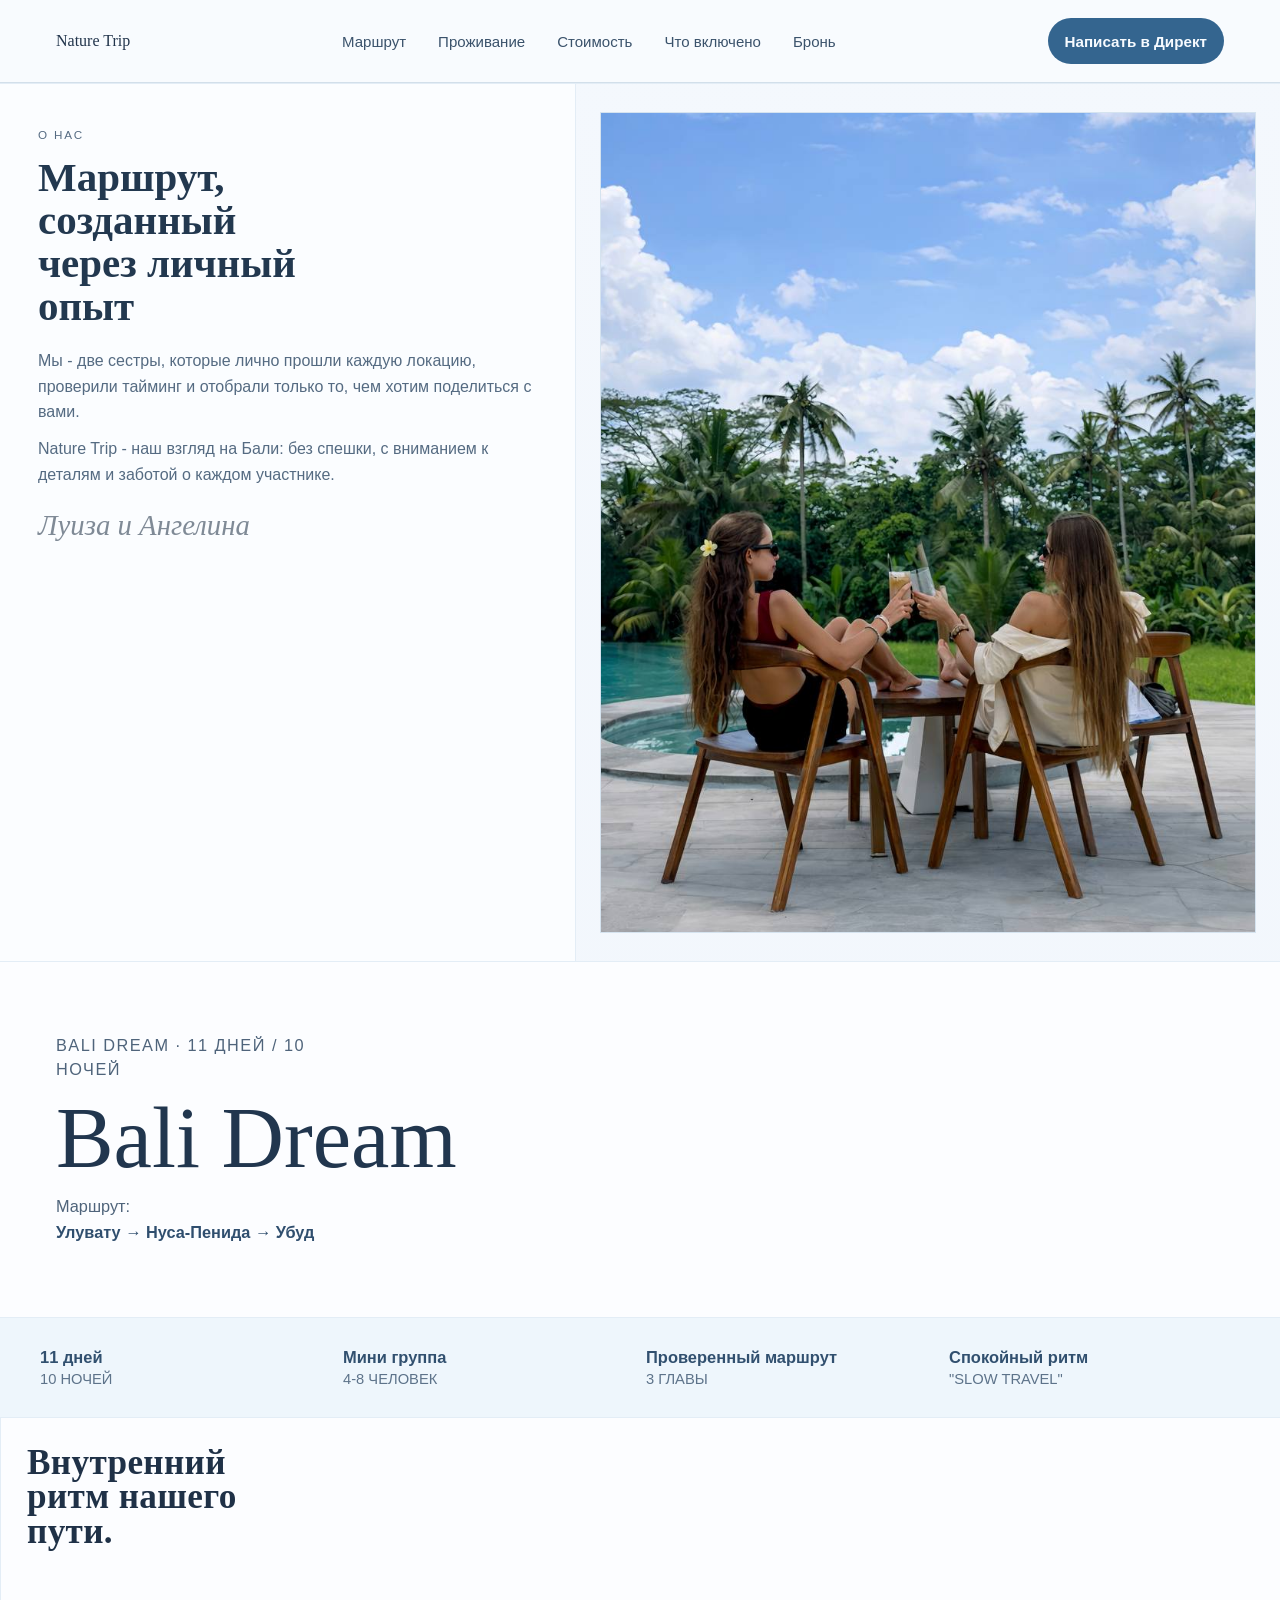
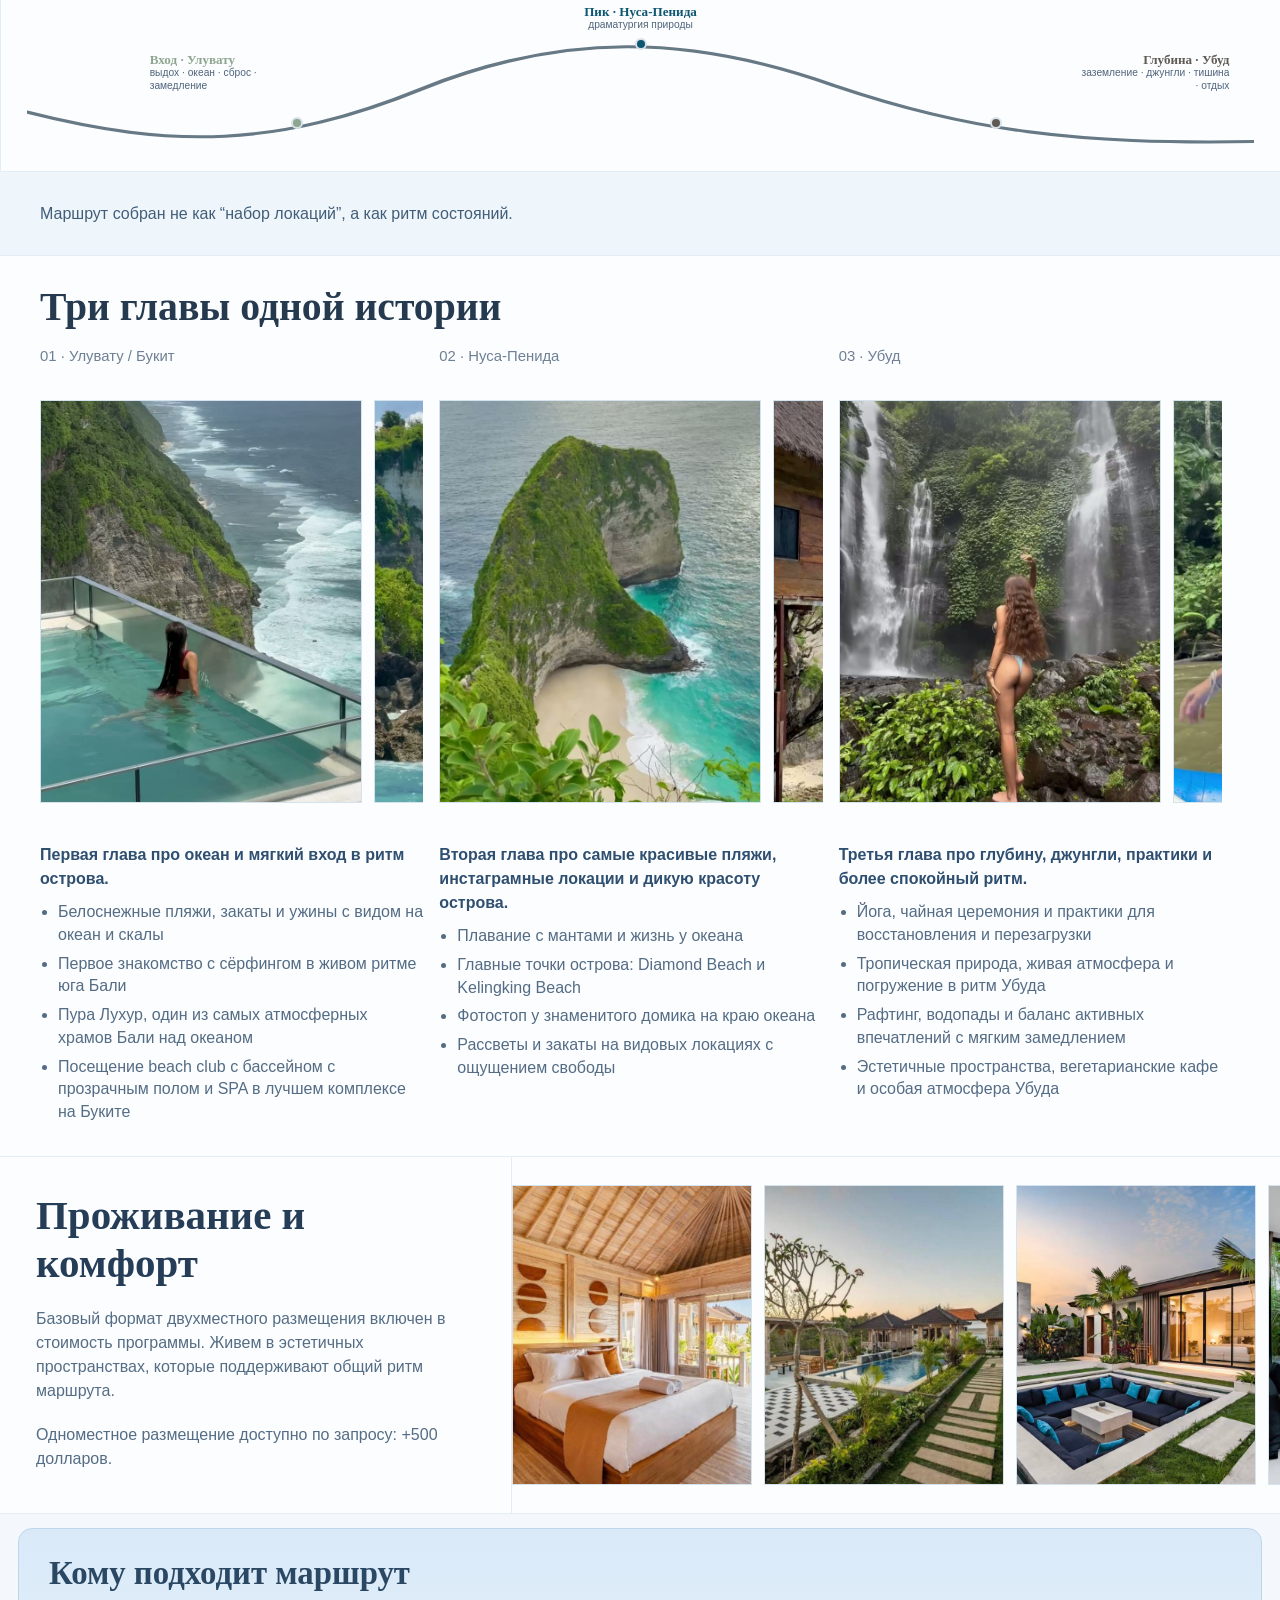
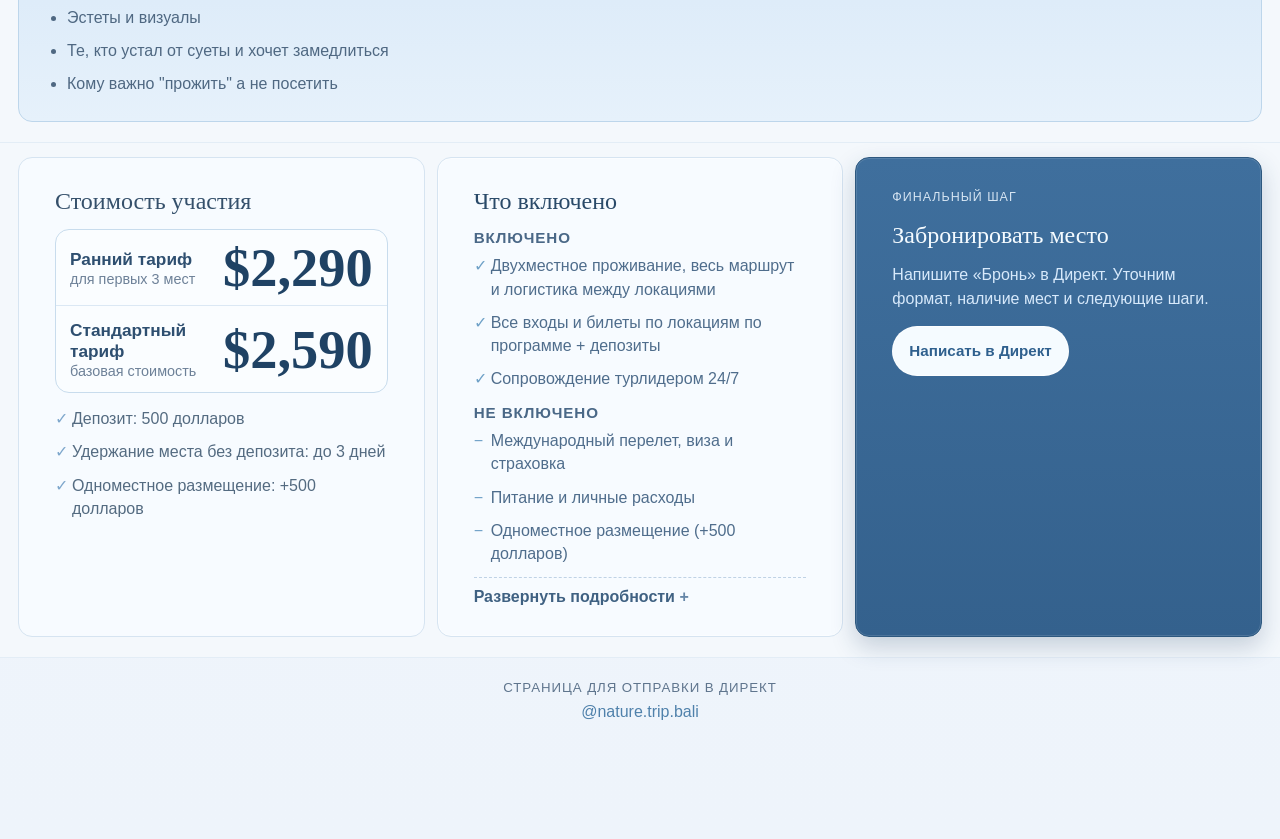
<file: index.html>
<!doctype html>
<html lang="ru">
  <head>
    <meta charset="UTF-8" />
    <meta name="viewport" content="width=device-width, initial-scale=1.0" />
    <title>Bali Dream | Страница маршрута</title>
    <meta
      name="description"
      content="Бали Дрим: 11 дней / 10 ночей, три главы маршрута, проживание, условия участия."
    />
    <link rel="canonical" href="https://nature-trip.github.io/site/" />
    <meta property="og:type" content="website" />
    <meta property="og:site_name" content="Nature Trip" />
    <meta property="og:title" content="Bali Dream | Страница маршрута" />
    <meta
      property="og:description"
      content="Бали Дрим: 11 дней / 10 ночей, три главы маршрута, проживание, условия участия."
    />
    <meta property="og:url" content="https://nature-trip.github.io/site/" />
    <meta
      property="og:image"
      content="https://nature-trip.github.io/site/assets/converted/photo_2026-04-18_01-32-32.jpg"
    />
    <meta property="og:image:alt" content="Nature Trip — маршрут, созданный через личный опыт" />
    <meta property="twitter:card" content="summary_large_image" />
    <meta property="twitter:title" content="Bali Dream | Страница маршрута" />
    <meta
      property="twitter:description"
      content="Бали Дрим: 11 дней / 10 ночей, три главы маршрута, проживание, условия участия."
    />
    <meta
      property="twitter:image"
      content="https://nature-trip.github.io/site/assets/converted/photo_2026-04-18_01-32-32.jpg"
    />
    <link rel="preconnect" href="https://www.instagram.com" />
    <link rel="stylesheet" href="./styles.css" />
  </head>
  <body data-page="bali-dream">
    <div class="site-shell site-shell--product-ref">
      <header class="topbar product-ref-topbar">
        <a class="brandmark" href="#top" aria-label="Главная Nature Trip">
          <span class="brandmark__title">Nature Trip</span>
        </a>
        <nav class="topnav topnav--anchor" aria-label="Навигация по странице маршрута">
          <a href="#route">Маршрут</a>
          <a href="#stay">Проживание</a>
          <a href="#price">Стоимость</a>
          <a href="#clarity">Что включено</a>
          <a href="#book">Бронь</a>
        </nav>
        <a
          class="button button--primary button--small js-direct-link"
          href="https://ig.me/m/nature.trip.bali"
          data-fallback="https://instagram.com/nature.trip.bali"
          >Написать в Директ</a
        >
      </header>

      <main class="product-ref-page">
        <section class="about-strip about-strip--lead reveal" id="about">
          <article class="about-strip__story">
            <p class="eyebrow">О нас</p>
            <h2>Маршрут, созданный через личный опыт</h2>
            <p>
              Мы - две сестры, которые лично прошли каждую локацию, проверили тайминг и отобрали
              только то, чем хотим поделиться с вами.
            </p>
            <p>
              Nature Trip - наш взгляд на Бали: без спешки, с вниманием к деталям и заботой о
              каждом участнике.
            </p>
            <p class="signature">Луиза и Ангелина</p>
          </article>
          <figure class="about-strip__photo">
            <img
              src="./assets/converted/photo_2026-04-18_01-32-32.jpg"
              alt="Основатели Nature Trip"
            />
          </figure>
        </section>

        <section class="product-hero product-hero--text-only reveal" id="top">
          <div class="product-hero__copy">
            <p class="hero-kicker">Bali Dream · 11 дней / 10 ночей</p>
            <h1>Bali Dream</h1>
            <p class="hero-route">
              Маршрут:<br />
              <span class="hero-route__line">Улувату → Нуса-Пенида → Убуд</span>
            </p>
          </div>
        </section>

        <section class="facts-strip facts-strip--metrics-only reveal" id="facts">
          <div class="facts-strip__metrics">
            <article><strong>11 дней</strong><span>10 ночей</span></article>
            <article><strong>Мини группа</strong><span>4-8 человек</span></article>
            <article><strong>Проверенный маршрут</strong><span>3 главы</span></article>
            <article><strong>Спокойный ритм</strong><span>"slow travel"</span></article>
          </div>
        </section>

        <section class="rhythm-strip reveal">
          <figure class="product-hero__media product-hero__media--rhythm">
            <div class="rhythm-graph" aria-label="Внутренний ритм путешествия">
              <h2 class="rhythm-graph__title">Внутренний ритм нашего пути.</h2>

              <div class="rhythm-graph__plot" aria-hidden="true">
                <svg class="rhythm-graph__curve" viewBox="0 0 760 220" preserveAspectRatio="none">
                  <path d="M 0 140 C 90 190, 155 188, 245 108 C 332 32, 410 34, 500 104 C 584 166, 650 184, 760 180" />
                </svg>
                <span class="rhythm-graph__dot rhythm-graph__dot--phase1"></span>
                <span class="rhythm-graph__dot rhythm-graph__dot--phase2"></span>
                <span class="rhythm-graph__dot rhythm-graph__dot--phase3"></span>
                <span class="rhythm-graph__label rhythm-graph__label--phase1">
                  <strong>Вход · Улувату</strong>
                  <em>выдох · океан · сброс · замедление</em>
                </span>
                <span class="rhythm-graph__label rhythm-graph__label--phase2">
                  <strong>Пик · Нуса-Пенида</strong>
                  <em>драматургия природы</em>
                </span>
                <span class="rhythm-graph__label rhythm-graph__label--phase3">
                  <strong>Глубина · Убуд</strong>
                  <em>заземление · джунгли · тишина · отдых</em>
                </span>
              </div>
            </div>
          </figure>
        </section>

        <section class="facts-strip facts-strip--quote-only reveal">
          <blockquote>
            Маршрут собран не как “набор локаций”, а как ритм состояний.
          </blockquote>
        </section>

        <section class="route-strip reveal" id="route">
          <div class="route-strip__head">
            <h2>Три главы одной истории</h2>
          </div>
          <div class="route-strip__grid route-strip__grid--three">
            <article class="route-mini">
              <span>01 · Улувату / Букит</span>
              <div class="hotel-slider" aria-label="Улувату / Букит">
                <figure class="hotel-slide">
                  <video
                    src="./assets/converted/IMG_0183.mp4"
                    poster="./assets/converted/IMG_0183_poster.jpg"
                    muted
                    loop
                    playsinline
                    preload="metadata"
                    aria-label="Улувату 1 видео"
                  ></video>
                </figure>
                <figure class="hotel-slide">
                  <video
                    src="./assets/converted/IMG_0204.mp4"
                    poster="./assets/converted/IMG_0204_poster.jpg"
                    muted
                    loop
                    playsinline
                    preload="metadata"
                    aria-label="Улувату 2 видео"
                  ></video>
                </figure>
                <figure class="hotel-slide">
                  <video
                    src="./assets/converted/IMG_0137.mp4"
                    poster="./assets/converted/IMG_0137_poster.jpg"
                    muted
                    loop
                    playsinline
                    preload="metadata"
                    aria-label="Улувату 3 видео"
                  ></video>
                </figure>
              </div>
              <p>
                Первая глава про океан и мягкий вход в ритм острова.
              </p>
              <ul class="chapter-details">
                <li>Белоснежные пляжи, закаты и ужины с видом на океан и скалы</li>
                <li>Первое знакомство с сёрфингом в живом ритме юга Бали</li>
                <li>Пура Лухур, один из самых атмосферных храмов Бали над океаном</li>
                <li>Посещение beach club с бассейном с прозрачным полом и SPA в лучшем комплексе на Буките</li>
              </ul>
            </article>
            <article class="route-mini">
              <span>02 · Нуса-Пенида</span>
              <div class="hotel-slider" aria-label="Нуса-Пенида">
                <figure class="hotel-slide">
                  <video
                    src="./assets/converted/IMG_0188.mp4"
                    poster="./assets/converted/IMG_0188_poster.jpg"
                    muted
                    loop
                    playsinline
                    preload="metadata"
                    aria-label="Нуса-Пенида 1 видео"
                  ></video>
                </figure>
                <figure class="hotel-slide">
                  <video
                    src="./assets/converted/IMG_0206.mp4"
                    poster="./assets/converted/IMG_0206_poster.jpg"
                    muted
                    loop
                    playsinline
                    preload="metadata"
                    aria-label="Нуса-Пенида 2 видео"
                  ></video>
                </figure>
                <figure class="hotel-slide">
                  <video
                    src="./assets/converted/IMG_0205.mp4"
                    poster="./assets/converted/IMG_0205_poster.jpg"
                    muted
                    loop
                    playsinline
                    preload="metadata"
                    aria-label="Нуса-Пенида 3 видео"
                  ></video>
                </figure>
              </div>
              <p>
                Вторая глава про самые красивые пляжи, инстаграмные локации и дикую красоту острова.
              </p>
              <ul class="chapter-details">
                <li>Плавание с мантами и жизнь у океана</li>
                <li>Главные точки острова: Diamond Beach и Kelingking Beach</li>
                <li>Фотостоп у знаменитого домика на краю океана</li>
                <li>Рассветы и закаты на видовых локациях с ощущением свободы</li>
              </ul>
            </article>
            <article class="route-mini">
              <span>03 · Убуд</span>
              <div class="hotel-slider" aria-label="Убуд">
                <figure class="hotel-slide">
                  <video
                    src="./assets/converted/IMG_0143.mp4"
                    poster="./assets/converted/IMG_0143_poster.jpg"
                    muted
                    loop
                    playsinline
                    preload="metadata"
                    aria-label="Убуд 1 видео"
                  ></video>
                </figure>
                <figure class="hotel-slide">
                  <video
                    src="./assets/converted/IMG_0216.mp4"
                    poster="./assets/converted/IMG_0216_poster.jpg"
                    muted
                    loop
                    playsinline
                    preload="metadata"
                    aria-label="Убуд 2 видео"
                  ></video>
                </figure>
                <figure class="hotel-slide">
                  <video
                    src="./assets/converted/IMG_0308.mp4"
                    poster="./assets/converted/IMG_0308_poster.jpg"
                    muted
                    loop
                    playsinline
                    preload="metadata"
                    aria-label="Убуд 3 видео"
                  ></video>
                </figure>
              </div>
              <p>
                Третья глава про глубину, джунгли, практики и более спокойный ритм.
              </p>
              <ul class="chapter-details">
                <li>Йога, чайная церемония и практики для восстановления и перезагрузки</li>
                <li>Тропическая природа, живая атмосфера и погружение в ритм Убуда</li>
                <li>Рафтинг, водопады и баланс активных впечатлений с мягким замедлением</li>
                <li>Эстетичные пространства, вегетарианские кафе и особая атмосфера Убуда</li>
              </ul>
            </article>
          </div>
        </section>

        <section class="stay-strip reveal" id="stay">
          <article class="stay-strip__intro">
            <h2>Проживание и комфорт</h2>
            <p>
              Базовый формат двухместного размещения включен в стоимость программы. Живем в эстетичных
              пространствах, которые поддерживают общий ритм маршрута.
            </p>
            <p>Одноместное размещение доступно по запросу: +500 долларов.</p>
          </article>
          <div class="hotel-slider" aria-label="Референсы проживания">
            <figure class="hotel-slide">
              <img
                src="./assets/converted/photo_2026-04-18_02-41-28.jpg"
                alt="Проживание 1"
              />
            </figure>
            <figure class="hotel-slide">
              <img
                src="./assets/converted/photo_2026-04-18_02-41-30.jpg"
                alt="Проживание 2"
              />
            </figure>
            <figure class="hotel-slide">
              <img
                src="./assets/converted/photo_2026-04-18_02-41-33.jpg"
                alt="Проживание 3"
              />
            </figure>
            <figure class="hotel-slide">
              <img
                src="./assets/converted/photo_2026-04-18_02-41-51.jpg"
                alt="Проживание 4"
              />
            </figure>
            <figure class="hotel-slide">
              <img
                src="./assets/converted/photo_2026-04-18_02-54-25.jpg"
                alt="Проживание 5"
              />
            </figure>
          </div>
        </section>

        <section class="fit-strip reveal" id="fit">
          <article class="fit-table fit-table--soft">
            <h2>Кому подходит маршрут</h2>
            <ul>
              <li>Эстеты и визуалы</li>
              <li>Те, кто устал от суеты и хочет замедлиться</li>
              <li>Кому важно "прожить" а не посетить</li>
            </ul>
          </article>
        </section>

        <section class="details-strip reveal" id="price">
          <article class="details-card details-card--price">
            <h3>Стоимость участия</h3>
            <div class="price-highlight">
              <div class="price-highlight__row">
                <div>
                  <p>Ранний тариф</p>
                  <span>для первых 3 мест</span>
                </div>
                <strong>$2,290</strong>
              </div>
              <div class="price-highlight__row">
                <div>
                  <p>Стандартный тариф</p>
                  <span>базовая стоимость</span>
                </div>
                <strong>$2,590</strong>
              </div>
            </div>
            <ul class="price-meta">
              <li>Депозит: 500 долларов</li>
              <li>Удержание места без депозита: до 3 дней</li>
              <li>Одноместное размещение: +500 долларов</li>
            </ul>
          </article>
          <article class="details-card details-card--clarity" id="clarity">
            <h3>Что включено</h3>
            <h4 class="clarity-subtitle">Включено</h4>
            <ul class="clarity-list clarity-list--compact clarity-list--included">
              <li>Двухместное проживание, весь маршрут и логистика между локациями</li>
              <li>Все входы и билеты по локациям по программе + депозиты</li>
              <li>Сопровождение турлидером 24/7</li>
            </ul>
            <h4 class="clarity-subtitle">Не включено</h4>
            <ul class="clarity-list clarity-list--compact clarity-list--excluded">
              <li>Международный перелет, виза и страховка</li>
              <li>Питание и личные расходы</li>
              <li>Одноместное размещение (+500 долларов)</li>
            </ul>
            <details class="clarity-more">
              <summary>Развернуть подробности</summary>
              <ul class="clarity-list clarity-list--compact">
                <li>По запросу отправим подневную программу</li>
                <li>По запросу созвонимся перед бронированием</li>
              </ul>
            </details>
          </article>
          <article class="details-cta" id="book">
            <p class="details-cta__kicker">Финальный шаг</p>
            <h3>Забронировать место</h3>
            <p>Напишите «Бронь» в Директ. Уточним формат, наличие мест и следующие шаги.</p>
            <a
              class="button button--primary js-direct-link"
              href="https://ig.me/m/nature.trip.bali"
              data-fallback="https://instagram.com/nature.trip.bali"
              >Написать в Директ</a
            >
          </article>
        </section>
      </main>

      <footer class="footer footer--home-ref footer--home-ref--single">
        <div class="footer--home-ref__left">
          <p>Страница для отправки в Директ</p>
          <a
            class="js-direct-link"
            href="https://ig.me/m/nature.trip.bali"
            data-fallback="https://instagram.com/nature.trip.bali"
            >@nature.trip.bali</a
          >
        </div>
      </footer>
    </div>

    <script src="./script.js?v=4"></script>
  </body>
</html>
</file>
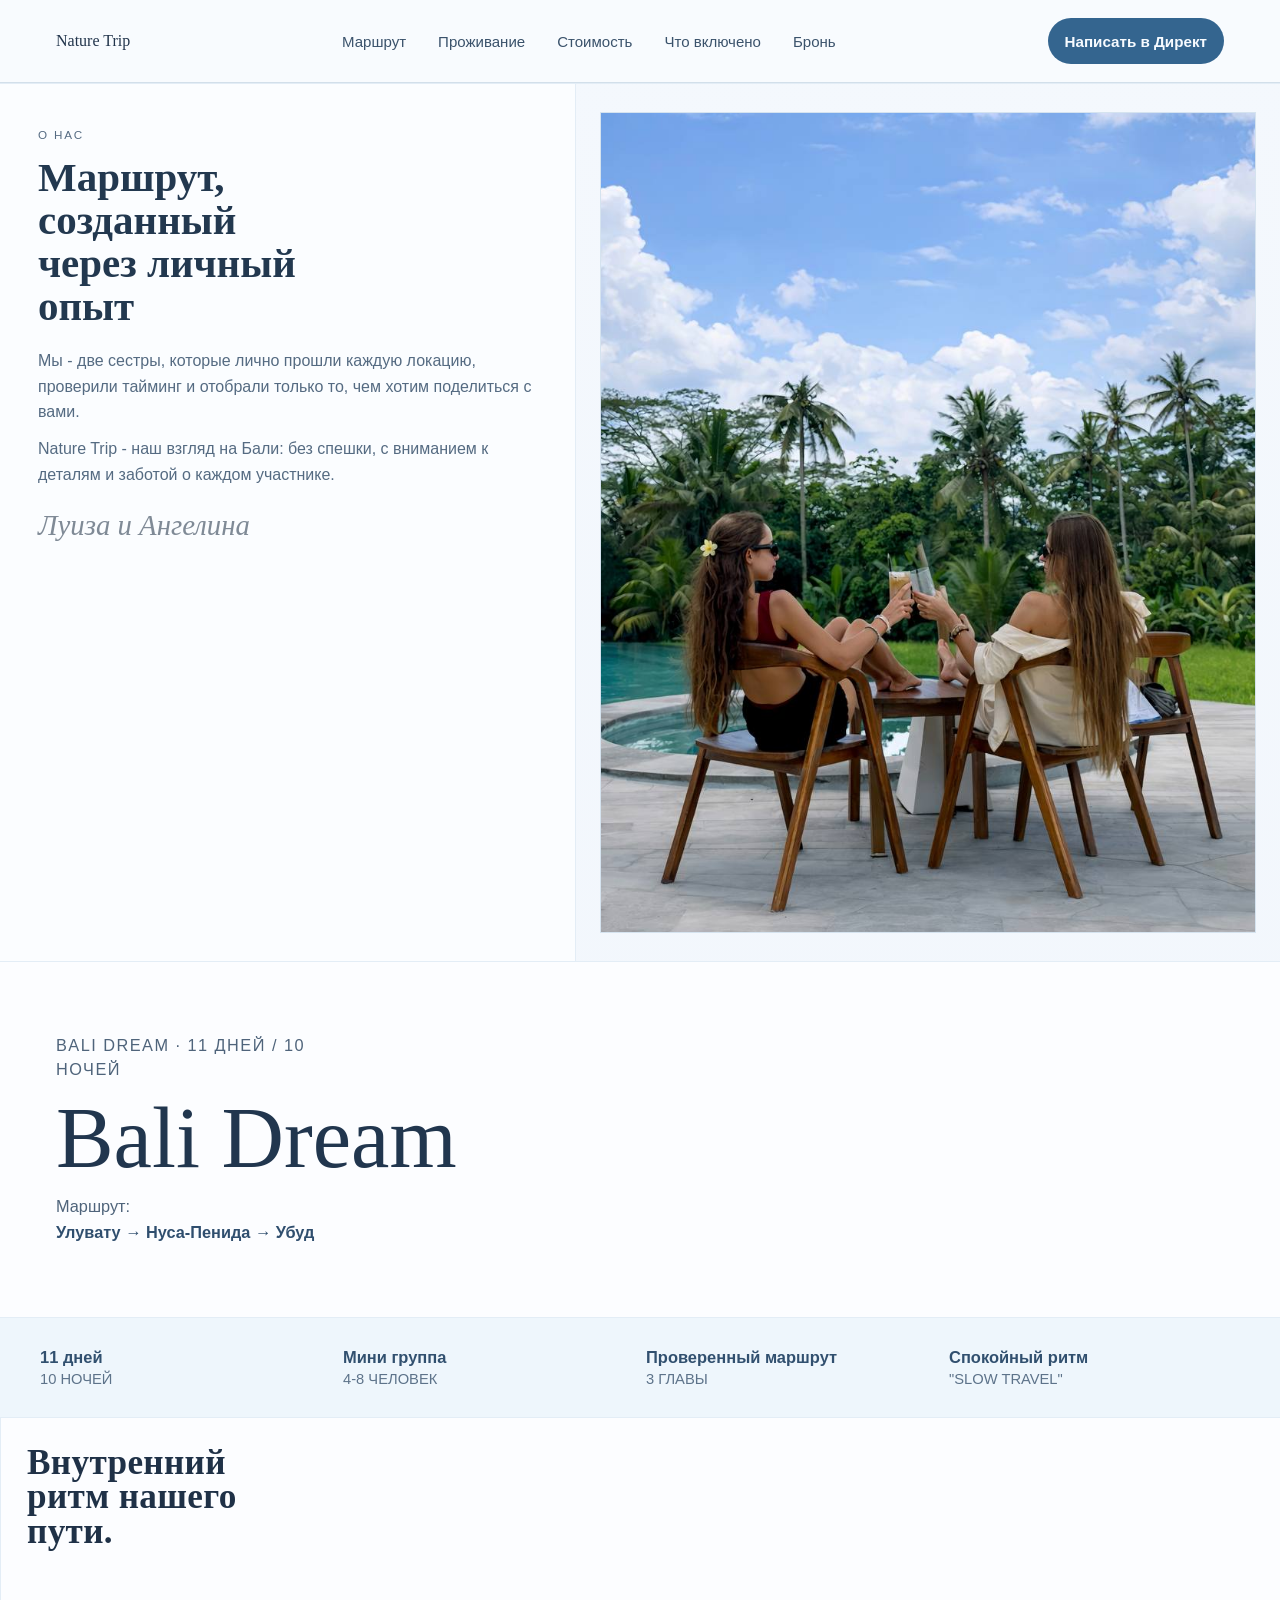
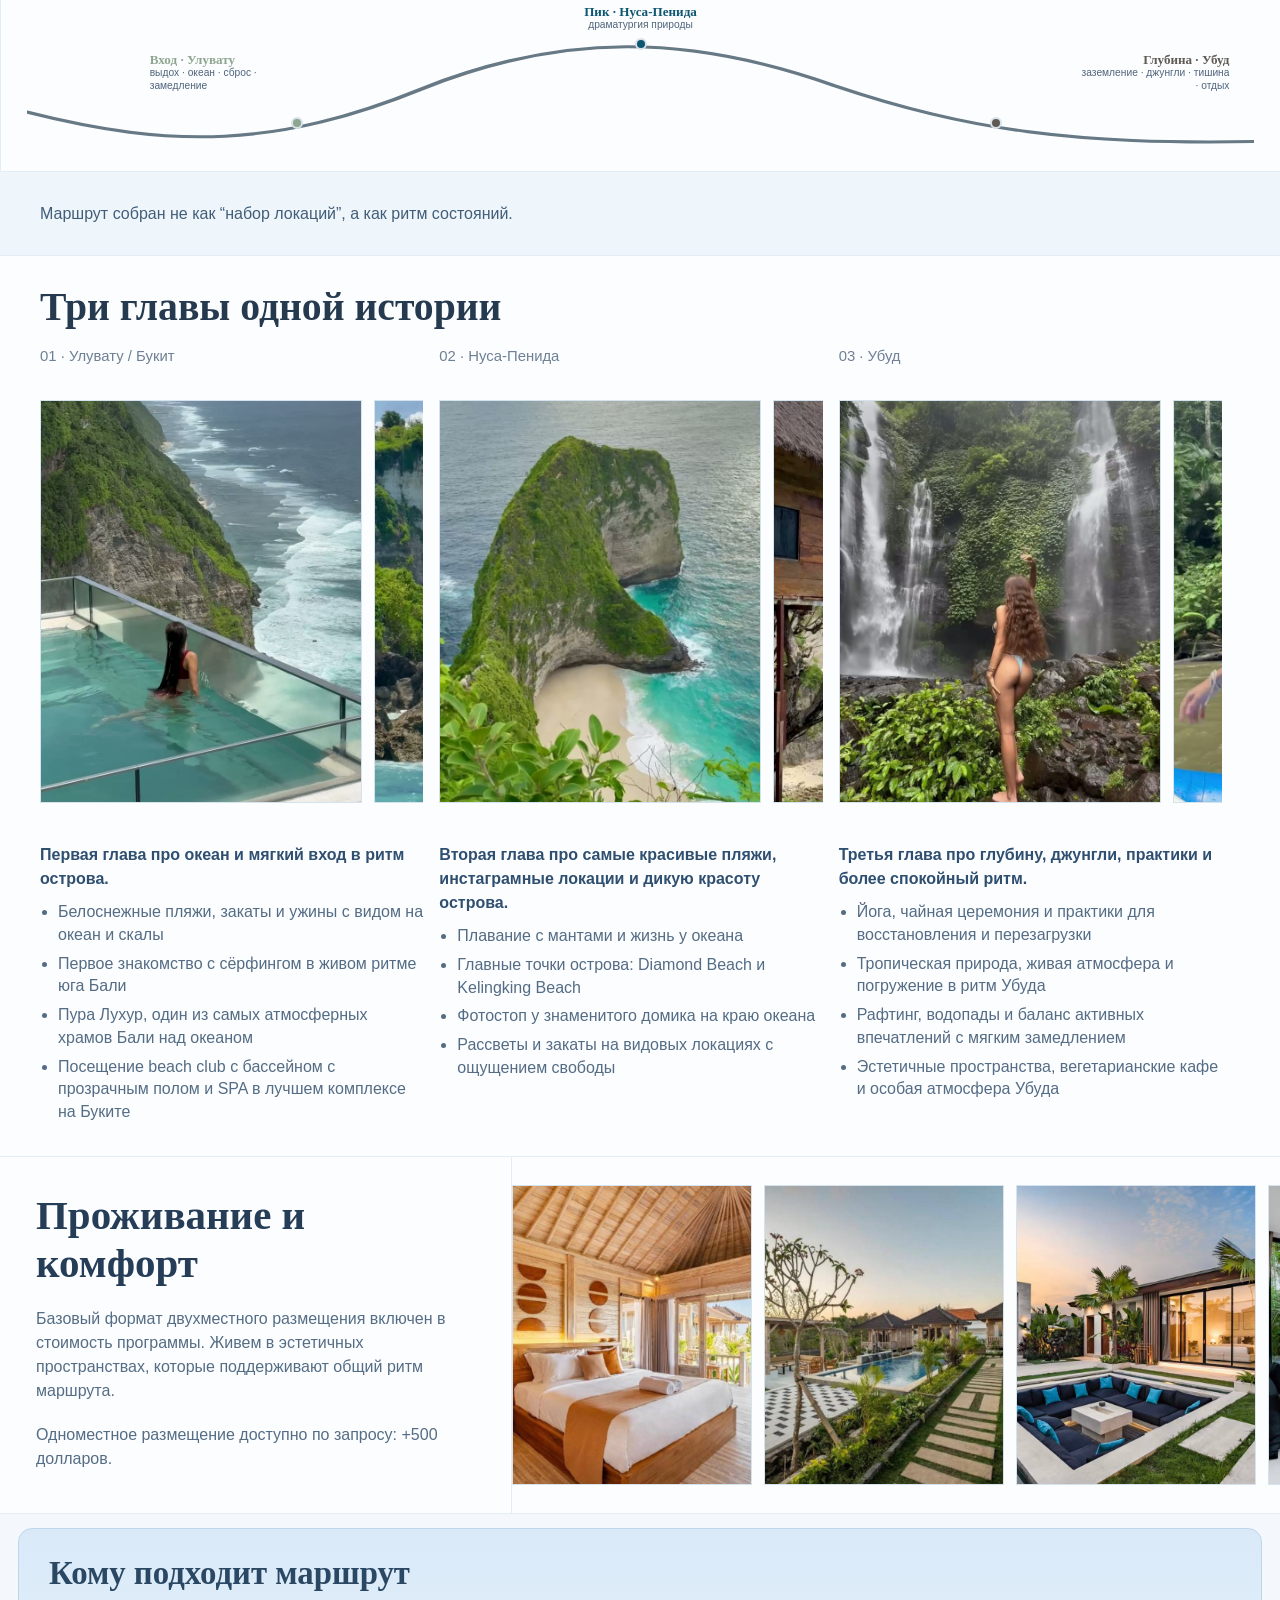
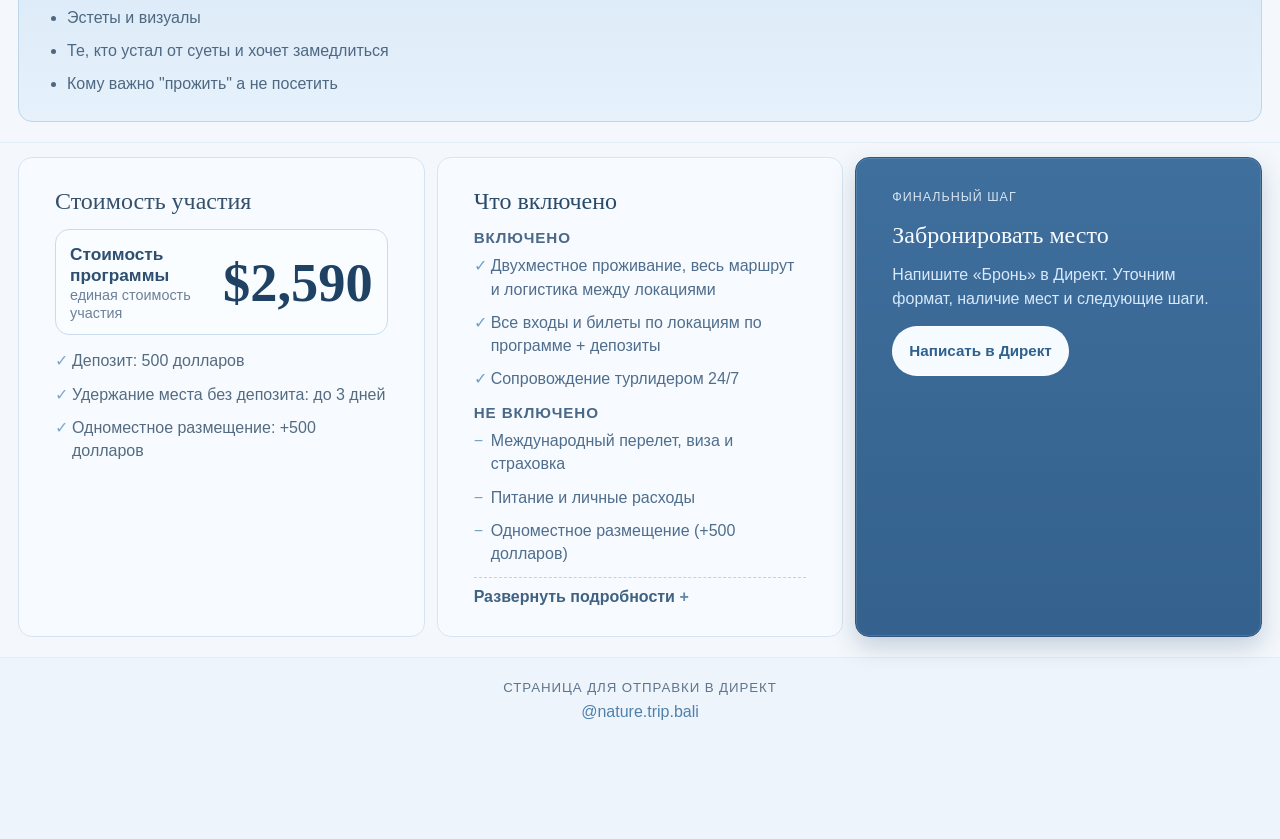
<file: ugc.html>
<!doctype html>
<html lang="ru">
  <head>
    <meta charset="UTF-8" />
    <meta name="viewport" content="width=device-width, initial-scale=1.0" />
    <title>Bali Dream | Страница маршрута</title>
    <meta
      name="description"
      content="Бали Дрим: 11 дней / 10 ночей, три главы маршрута, проживание, условия участия."
    />
    <link rel="canonical" href="https://nature-trip.github.io/site/ugc.html" />
    <meta property="og:type" content="website" />
    <meta property="og:site_name" content="Nature Trip" />
    <meta property="og:title" content="Bali Dream | Страница маршрута" />
    <meta
      property="og:description"
      content="Бали Дрим: 11 дней / 10 ночей, три главы маршрута, проживание, условия участия."
    />
    <meta property="og:url" content="https://nature-trip.github.io/site/ugc.html" />
    <meta
      property="og:image"
      content="https://nature-trip.github.io/site/assets/converted/photo_2026-04-18_01-32-32.jpg"
    />
    <meta property="og:image:alt" content="Nature Trip — маршрут, созданный через личный опыт" />
    <meta property="twitter:card" content="summary_large_image" />
    <meta property="twitter:title" content="Bali Dream | Страница маршрута" />
    <meta
      property="twitter:description"
      content="Бали Дрим: 11 дней / 10 ночей, три главы маршрута, проживание, условия участия."
    />
    <meta
      property="twitter:image"
      content="https://nature-trip.github.io/site/assets/converted/photo_2026-04-18_01-32-32.jpg"
    />
    <link rel="preconnect" href="https://www.instagram.com" />
    <link rel="stylesheet" href="./styles.css" />
  </head>
  <body data-page="bali-dream">
    <div class="site-shell site-shell--product-ref">
      <header class="topbar product-ref-topbar">
        <a class="brandmark" href="#top" aria-label="Главная Nature Trip">
          <span class="brandmark__title">Nature Trip</span>
        </a>
        <nav class="topnav topnav--anchor" aria-label="Навигация по странице маршрута">
          <a href="#route">Маршрут</a>
          <a href="#stay">Проживание</a>
          <a href="#price">Стоимость</a>
          <a href="#clarity">Что включено</a>
          <a href="#book">Бронь</a>
        </nav>
        <a
          class="button button--primary button--small js-direct-link"
          href="https://ig.me/m/nature.trip.bali"
          data-fallback="https://instagram.com/nature.trip.bali"
          >Написать в Директ</a
        >
      </header>

      <main class="product-ref-page">
        <section class="about-strip about-strip--lead reveal" id="about">
          <article class="about-strip__story">
            <p class="eyebrow">О нас</p>
            <h2>Маршрут, созданный через личный опыт</h2>
            <p>
              Мы - две сестры, которые лично прошли каждую локацию, проверили тайминг и отобрали
              только то, чем хотим поделиться с вами.
            </p>
            <p>
              Nature Trip - наш взгляд на Бали: без спешки, с вниманием к деталям и заботой о
              каждом участнике.
            </p>
            <p class="signature">Луиза и Ангелина</p>
          </article>
          <figure class="about-strip__photo">
            <img
              src="./assets/converted/photo_2026-04-18_01-32-32.jpg"
              alt="Основатели Nature Trip"
            />
          </figure>
        </section>

        <section class="product-hero product-hero--text-only reveal" id="top">
          <div class="product-hero__copy">
            <p class="hero-kicker">Bali Dream · 11 дней / 10 ночей</p>
            <h1>Bali Dream</h1>
            <p class="hero-route">
              Маршрут:<br />
              <span class="hero-route__line">Улувату → Нуса-Пенида → Убуд</span>
            </p>
          </div>
        </section>

        <section class="facts-strip facts-strip--metrics-only reveal" id="facts">
          <div class="facts-strip__metrics">
            <article><strong>11 дней</strong><span>10 ночей</span></article>
            <article><strong>Мини группа</strong><span>4-8 человек</span></article>
            <article><strong>Проверенный маршрут</strong><span>3 главы</span></article>
            <article><strong>Спокойный ритм</strong><span>"slow travel"</span></article>
          </div>
        </section>

        <section class="rhythm-strip reveal">
          <figure class="product-hero__media product-hero__media--rhythm">
            <div class="rhythm-graph" aria-label="Внутренний ритм путешествия">
              <h2 class="rhythm-graph__title">Внутренний ритм нашего пути.</h2>

              <div class="rhythm-graph__plot" aria-hidden="true">
                <svg class="rhythm-graph__curve" viewBox="0 0 760 220" preserveAspectRatio="none">
                  <path d="M 0 140 C 90 190, 155 188, 245 108 C 332 32, 410 34, 500 104 C 584 166, 650 184, 760 180" />
                </svg>
                <span class="rhythm-graph__dot rhythm-graph__dot--phase1"></span>
                <span class="rhythm-graph__dot rhythm-graph__dot--phase2"></span>
                <span class="rhythm-graph__dot rhythm-graph__dot--phase3"></span>
                <span class="rhythm-graph__label rhythm-graph__label--phase1">
                  <strong>Вход · Улувату</strong>
                  <em>выдох · океан · сброс · замедление</em>
                </span>
                <span class="rhythm-graph__label rhythm-graph__label--phase2">
                  <strong>Пик · Нуса-Пенида</strong>
                  <em>драматургия природы</em>
                </span>
                <span class="rhythm-graph__label rhythm-graph__label--phase3">
                  <strong>Глубина · Убуд</strong>
                  <em>заземление · джунгли · тишина · отдых</em>
                </span>
              </div>
            </div>
          </figure>
        </section>

        <section class="facts-strip facts-strip--quote-only reveal">
          <blockquote>
            Маршрут собран не как “набор локаций”, а как ритм состояний.
          </blockquote>
        </section>

        <section class="route-strip reveal" id="route">
          <div class="route-strip__head">
            <h2>Три главы одной истории</h2>
          </div>
          <div class="route-strip__grid route-strip__grid--three">
            <article class="route-mini">
              <span>01 · Улувату / Букит</span>
              <div class="hotel-slider" aria-label="Улувату / Букит">
                <figure class="hotel-slide">
                  <video
                    src="./assets/converted/IMG_0183.mp4"
                    poster="./assets/converted/IMG_0183_poster.jpg"
                    muted
                    loop
                    playsinline
                    preload="metadata"
                    aria-label="Улувату 1 видео"
                  ></video>
                </figure>
                <figure class="hotel-slide">
                  <video
                    src="./assets/converted/IMG_0204.mp4"
                    poster="./assets/converted/IMG_0204_poster.jpg"
                    muted
                    loop
                    playsinline
                    preload="metadata"
                    aria-label="Улувату 2 видео"
                  ></video>
                </figure>
                <figure class="hotel-slide">
                  <video
                    src="./assets/converted/IMG_0137.mp4"
                    poster="./assets/converted/IMG_0137_poster.jpg"
                    muted
                    loop
                    playsinline
                    preload="metadata"
                    aria-label="Улувату 3 видео"
                  ></video>
                </figure>
              </div>
              <p>
                Первая глава про океан и мягкий вход в ритм острова.
              </p>
              <ul class="chapter-details">
                <li>Белоснежные пляжи, закаты и ужины с видом на океан и скалы</li>
                <li>Первое знакомство с сёрфингом в живом ритме юга Бали</li>
                <li>Пура Лухур, один из самых атмосферных храмов Бали над океаном</li>
                <li>Посещение beach club с бассейном с прозрачным полом и SPA в лучшем комплексе на Буките</li>
              </ul>
            </article>
            <article class="route-mini">
              <span>02 · Нуса-Пенида</span>
              <div class="hotel-slider" aria-label="Нуса-Пенида">
                <figure class="hotel-slide">
                  <video
                    src="./assets/converted/IMG_0188.mp4"
                    poster="./assets/converted/IMG_0188_poster.jpg"
                    muted
                    loop
                    playsinline
                    preload="metadata"
                    aria-label="Нуса-Пенида 1 видео"
                  ></video>
                </figure>
                <figure class="hotel-slide">
                  <video
                    src="./assets/converted/IMG_0206.mp4"
                    poster="./assets/converted/IMG_0206_poster.jpg"
                    muted
                    loop
                    playsinline
                    preload="metadata"
                    aria-label="Нуса-Пенида 2 видео"
                  ></video>
                </figure>
                <figure class="hotel-slide">
                  <video
                    src="./assets/converted/IMG_0205.mp4"
                    poster="./assets/converted/IMG_0205_poster.jpg"
                    muted
                    loop
                    playsinline
                    preload="metadata"
                    aria-label="Нуса-Пенида 3 видео"
                  ></video>
                </figure>
              </div>
              <p>
                Вторая глава про самые красивые пляжи, инстаграмные локации и дикую красоту острова.
              </p>
              <ul class="chapter-details">
                <li>Плавание с мантами и жизнь у океана</li>
                <li>Главные точки острова: Diamond Beach и Kelingking Beach</li>
                <li>Фотостоп у знаменитого домика на краю океана</li>
                <li>Рассветы и закаты на видовых локациях с ощущением свободы</li>
              </ul>
            </article>
            <article class="route-mini">
              <span>03 · Убуд</span>
              <div class="hotel-slider" aria-label="Убуд">
                <figure class="hotel-slide">
                  <video
                    src="./assets/converted/IMG_0143.mp4"
                    poster="./assets/converted/IMG_0143_poster.jpg"
                    muted
                    loop
                    playsinline
                    preload="metadata"
                    aria-label="Убуд 1 видео"
                  ></video>
                </figure>
                <figure class="hotel-slide">
                  <video
                    src="./assets/converted/IMG_0216.mp4"
                    poster="./assets/converted/IMG_0216_poster.jpg"
                    muted
                    loop
                    playsinline
                    preload="metadata"
                    aria-label="Убуд 2 видео"
                  ></video>
                </figure>
                <figure class="hotel-slide">
                  <video
                    src="./assets/converted/IMG_0308.mp4"
                    poster="./assets/converted/IMG_0308_poster.jpg"
                    muted
                    loop
                    playsinline
                    preload="metadata"
                    aria-label="Убуд 3 видео"
                  ></video>
                </figure>
              </div>
              <p>
                Третья глава про глубину, джунгли, практики и более спокойный ритм.
              </p>
              <ul class="chapter-details">
                <li>Йога, чайная церемония и практики для восстановления и перезагрузки</li>
                <li>Тропическая природа, живая атмосфера и погружение в ритм Убуда</li>
                <li>Рафтинг, водопады и баланс активных впечатлений с мягким замедлением</li>
                <li>Эстетичные пространства, вегетарианские кафе и особая атмосфера Убуда</li>
              </ul>
            </article>
          </div>
        </section>

        <section class="stay-strip reveal" id="stay">
          <article class="stay-strip__intro">
            <h2>Проживание и комфорт</h2>
            <p>
              Базовый формат двухместного размещения включен в стоимость программы. Живем в эстетичных
              пространствах, которые поддерживают общий ритм маршрута.
            </p>
            <p>Одноместное размещение доступно по запросу: +500 долларов.</p>
          </article>
          <div class="hotel-slider" aria-label="Референсы проживания">
            <figure class="hotel-slide">
              <img
                src="./assets/converted/photo_2026-04-18_02-41-28.jpg"
                alt="Проживание 1"
              />
            </figure>
            <figure class="hotel-slide">
              <img
                src="./assets/converted/photo_2026-04-18_02-41-30.jpg"
                alt="Проживание 2"
              />
            </figure>
            <figure class="hotel-slide">
              <img
                src="./assets/converted/photo_2026-04-18_02-41-33.jpg"
                alt="Проживание 3"
              />
            </figure>
            <figure class="hotel-slide">
              <img
                src="./assets/converted/photo_2026-04-18_02-41-51.jpg"
                alt="Проживание 4"
              />
            </figure>
            <figure class="hotel-slide">
              <img
                src="./assets/converted/photo_2026-04-18_02-54-25.jpg"
                alt="Проживание 5"
              />
            </figure>
          </div>
        </section>

        <section class="fit-strip reveal" id="fit">
          <article class="fit-table fit-table--soft">
            <h2>Кому подходит маршрут</h2>
            <ul>
              <li>Эстеты и визуалы</li>
              <li>Те, кто устал от суеты и хочет замедлиться</li>
              <li>Кому важно "прожить" а не посетить</li>
            </ul>
          </article>
        </section>

        <section class="details-strip reveal" id="price">
          <article class="details-card details-card--price">
            <h3>Стоимость участия</h3>
            <div class="price-highlight">
              <div class="price-highlight__row">
                <div>
                  <p>Стоимость программы</p>
                  <span>единая стоимость участия</span>
                </div>
                <strong>$2,590</strong>
              </div>
            </div>
            <ul class="price-meta">
              <li>Депозит: 500 долларов</li>
              <li>Удержание места без депозита: до 3 дней</li>
              <li>Одноместное размещение: +500 долларов</li>
            </ul>
          </article>
          <article class="details-card details-card--clarity" id="clarity">
            <h3>Что включено</h3>
            <h4 class="clarity-subtitle">Включено</h4>
            <ul class="clarity-list clarity-list--compact clarity-list--included">
              <li>Двухместное проживание, весь маршрут и логистика между локациями</li>
              <li>Все входы и билеты по локациям по программе + депозиты</li>
              <li>Сопровождение турлидером 24/7</li>
            </ul>
            <h4 class="clarity-subtitle">Не включено</h4>
            <ul class="clarity-list clarity-list--compact clarity-list--excluded">
              <li>Международный перелет, виза и страховка</li>
              <li>Питание и личные расходы</li>
              <li>Одноместное размещение (+500 долларов)</li>
            </ul>
            <details class="clarity-more">
              <summary>Развернуть подробности</summary>
              <ul class="clarity-list clarity-list--compact">
                <li>По запросу отправим подневную программу</li>
                <li>По запросу созвонимся перед бронированием</li>
              </ul>
            </details>
          </article>
          <article class="details-cta" id="book">
            <p class="details-cta__kicker">Финальный шаг</p>
            <h3>Забронировать место</h3>
            <p>Напишите «Бронь» в Директ. Уточним формат, наличие мест и следующие шаги.</p>
            <a
              class="button button--primary js-direct-link"
              href="https://ig.me/m/nature.trip.bali"
              data-fallback="https://instagram.com/nature.trip.bali"
              >Написать в Директ</a
            >
          </article>
        </section>
      </main>

      <footer class="footer footer--home-ref footer--home-ref--single">
        <div class="footer--home-ref__left">
          <p>Страница для отправки в Директ</p>
          <a
            class="js-direct-link"
            href="https://ig.me/m/nature.trip.bali"
            data-fallback="https://instagram.com/nature.trip.bali"
            >@nature.trip.bali</a
          >
        </div>
      </footer>
    </div>

    <script src="./script.js?v=4"></script>
  </body>
</html>
</file>
<file: styles.css>
:root {
  --bg: #f2f7fc;
  --bg-soft: #eaf2fa;
  --milk: #f9fcff;
  --ink: #22354c;
  --ink-soft: #3a526b;
  --muted: #5f7288;
  --line: #d2dfea;
  --line-strong: #bccddd;
  --accent: #34658f;
  --accent-soft: #e2edf7;
  --warm-soft: #f3efea;
  --bd-bg-start: #f4f8fd;
  --bd-bg-end: #eef4fb;
  --bd-surface-main: #f8fbfe;
  --bd-surface-soft: #fcfdff;
  --bd-surface-card: #fbfdff;
  --bd-surface-band: #eef6fc;
  --bd-border: #e3edf6;
  --bd-border-soft: #cfe1ef;
  --bd-text-title: #1f3147;
  --bd-text-primary: #21364e;
  --bd-text-secondary: #4f647b;
  --bd-text-muted: #5d738a;
  --bd-text-quote: #425d77;
  --bd-accent: #2f4e6e;
  --bd-link: #6d98bf;
  --bd-curve: #667985;
  --bd-dot-ring: #d8e2ea;
  --bd-phase-1: #8ea58f;
  --bd-phase-2: #0d5670;
  --bd-phase-3: #5f5a54;
  --bd-metric-strong: #31506f;
  --radius-xl: 22px;
  --radius-lg: 14px;
  --radius-md: 10px;
  --max-width: 1180px;
}

* {
  box-sizing: border-box;
}

html {
  scroll-behavior: smooth;
}

body {
  margin: 0;
  font-family: "Avenir Next", "SF Pro Text", "Segoe UI", sans-serif;
  color: var(--ink);
  background: linear-gradient(180deg, var(--bg) 0%, var(--bg-soft) 100%);
  -webkit-font-smoothing: antialiased;
}

body[data-page="home"] {
  background: linear-gradient(180deg, #f1f7fd 0%, #eaf2fa 100%);
}

body[data-page="bali-dream"] {
  --bd-bg-start: #f4f8fd;
  --bd-bg-end: #eef4fb;
  --bd-surface-main: #f8fbfe;
  --bd-surface-soft: #fcfdff;
  --bd-surface-card: #fbfdff;
  --bd-surface-band: #eef6fc;
  --bd-border: #e3edf6;
  --bd-border-soft: #cfe1ef;
  --bd-text-title: #1f3147;
  --bd-text-primary: #21364e;
  --bd-text-secondary: #4f647b;
  --bd-text-muted: #5d738a;
  --bd-text-quote: #425d77;
  --bd-accent: #2f4e6e;
  --bd-link: #6d98bf;
  --bd-curve: #667985;
  --bd-dot-ring: #d8e2ea;
  --bd-phase-1: #8ea58f;
  --bd-phase-2: #0d5670;
  --bd-phase-3: #5f5a54;
  --bd-metric-strong: #31506f;
  background: linear-gradient(180deg, var(--bd-bg-start) 0%, var(--bd-bg-end) 100%);
}

a {
  color: inherit;
  text-decoration: none;
}

img {
  display: block;
  width: 100%;
  height: auto;
}

.site-shell {
  width: min(calc(100% - 30px), var(--max-width));
  margin: 0 auto;
  padding: 16px 0 116px;
}

.topbar {
  position: sticky;
  top: 8px;
  z-index: 40;
  display: flex;
  align-items: center;
  justify-content: space-between;
  gap: 16px;
  padding: 11px 14px;
  margin-bottom: 20px;
  background: var(--milk);
  border: 1px solid var(--line);
  border-radius: var(--radius-lg);
}

.brandmark {
  display: grid;
  gap: 3px;
}

.brandmark__eyebrow,
.eyebrow {
  font-size: 0.73rem;
  letter-spacing: 0.16em;
  text-transform: uppercase;
  color: var(--muted);
}

.brandmark__title {
  font-family: "Iowan Old Style", "Palatino Linotype", "Book Antiqua", Georgia, serif;
  font-size: 1rem;
  color: var(--ink);
}

.topnav {
  display: flex;
  align-items: center;
  gap: 8px;
}

.topnav a {
  padding: 7px 11px;
  border: 1px solid transparent;
  border-radius: 999px;
  color: var(--ink-soft);
  font-size: 0.94rem;
}

.topnav a[aria-current="page"] {
  border-color: var(--line-strong);
  background: #edf4fb;
  color: var(--ink);
}

.section {
  padding: 22px 0;
}

.reveal {
  opacity: 0;
  transform: translateY(10px);
  transition: opacity 280ms ease, transform 280ms ease;
}

.reveal.is-visible {
  opacity: 1;
  transform: translateY(0);
}

.hero {
  display: grid;
  gap: 18px;
  align-items: center;
}

.hero--home,
.hero--product {
  grid-template-columns: minmax(0, 1fr) minmax(0, 1.08fr);
}

.hero__copy {
  display: grid;
  gap: 14px;
}

.hero__copy h1,
.section-heading h2,
.chapter-card h3,
.module-card h3,
.price-row h3,
.list-row h3,
.cta-panel__copy h2 {
  margin: 0;
  font-family: "Iowan Old Style", "Palatino Linotype", "Book Antiqua", Georgia, serif;
  font-weight: 500;
  line-height: 1.01;
  letter-spacing: -0.02em;
}

.hero__copy h1 {
  font-size: clamp(3rem, 8.6vw, 5.6rem);
  max-width: 8.5ch;
}

.hero__meta {
  margin: 0;
  color: var(--ink-soft);
  font-size: 1.04rem;
}

.hero__lead {
  margin: 0;
  max-width: 48ch;
  color: var(--muted);
  line-height: 1.6;
}

.hero__actions {
  display: flex;
  flex-wrap: wrap;
  gap: 10px;
}

.button {
  display: inline-flex;
  align-items: center;
  justify-content: center;
  min-height: 46px;
  padding: 0 16px;
  border-radius: 999px;
  font-size: 0.95rem;
  font-weight: 600;
  border: 1px solid transparent;
}

.button--primary {
  background: var(--accent);
  color: #f7fbff;
}

.button--ghost {
  background: #eff5fb;
  border-color: var(--line-strong);
  color: var(--ink);
}

.media-frame {
  border: 1px solid var(--line-strong);
  border-radius: var(--radius-lg);
  overflow: hidden;
  background: #d8e5f1;
}

.media-frame--wide img {
  aspect-ratio: 16 / 9;
  object-fit: cover;
}

.media-frame--portrait img {
  aspect-ratio: 4 / 5;
  object-fit: cover;
}

.section-heading {
  display: grid;
  gap: 10px;
  margin-bottom: 14px;
}

.section-heading h2 {
  font-size: clamp(2.1rem, 6vw, 4rem);
  max-width: 13ch;
}

.section-heading p,
.story-block__copy p,
.chapter-card p,
.module-card p,
.list-row p,
.price-row p,
.price-note,
.clarity-cell,
.step-list li,
.facts-note,
.cta-panel__copy p {
  margin: 0;
  color: var(--muted);
  line-height: 1.56;
}

.story-block {
  display: grid;
  grid-template-columns: minmax(0, 0.85fr) minmax(0, 1.1fr);
  gap: 22px;
  align-items: center;
}

.story-block__copy {
  display: grid;
  gap: 14px;
}

.story-block__copy h2 {
  font-size: clamp(2rem, 5.2vw, 3.4rem);
}

.collage {
  display: grid;
  grid-template-columns: repeat(12, minmax(0, 1fr));
  gap: 10px;
  padding: 12px;
  border: 1px solid var(--line);
  border-radius: var(--radius-lg);
  background: #f1f7fd;
}

.collage__item {
  margin: 0;
  overflow: hidden;
  border-radius: var(--radius-md);
  border: 1px solid var(--line);
}

.collage__item img {
  aspect-ratio: 4 / 5;
  object-fit: cover;
}

.collage__item--a {
  grid-column: 1 / span 4;
}

.collage__item--b {
  grid-column: 4 / span 4;
}

.collage__item--c {
  grid-column: 8 / span 3;
}

.collage__item--d {
  grid-column: 10 / span 3;
}

.chapter-grid {
  display: grid;
  grid-template-columns: repeat(3, minmax(0, 1fr));
  gap: 12px;
}

.chapter-card,
.module-card,
.list-row,
.price-row {
  border: 1px solid var(--line);
  border-radius: var(--radius-md);
  background: var(--milk);
}

.chapter-card {
  overflow: hidden;
}

.chapter-card__image {
  margin: 0;
}

.chapter-card__image img {
  aspect-ratio: 4 / 3;
  object-fit: cover;
}

.chapter-card h3,
.chapter-card p {
  padding: 0 14px;
}

.chapter-card h3 {
  padding-top: 12px;
  font-size: 1.75rem;
}

.chapter-card p {
  padding-bottom: 14px;
}

.module-grid {
  display: grid;
  grid-template-columns: repeat(2, minmax(0, 1fr));
  gap: 12px;
}

.module-card {
  overflow: hidden;
}

.module-card img {
  aspect-ratio: 16 / 9;
  object-fit: cover;
}

.module-card__copy {
  padding: 12px 14px 14px;
}

.module-card h3 {
  font-size: 1.8rem;
  margin-bottom: 6px;
}

.split-section {
  display: grid;
  grid-template-columns: minmax(0, 1.08fr) minmax(0, 1fr);
  gap: 18px;
  align-items: center;
}

.split-section__copy {
  display: grid;
  gap: 12px;
}

.split-section__copy h2 {
  font-size: clamp(2rem, 4.8vw, 3.2rem);
}

.compact-media {
  max-width: 300px;
}

.list-table {
  display: grid;
  gap: 10px;
}

.list-table--soft .list-row {
  background: #edf4fb;
}

.list-table--warm .list-row {
  background: #f6f1ea;
}

.list-row {
  display: grid;
  gap: 6px;
  padding: 16px;
}

.list-row h3 {
  font-size: 1.86rem;
}

.section--price {
  border: 1px solid var(--line);
  border-radius: var(--radius-lg);
  padding: 20px;
  background: #f8fafc;
}

.price-table {
  border: 1px solid var(--line-strong);
  border-radius: var(--radius-md);
  overflow: hidden;
  background: #fcfdfd;
}

.price-row {
  display: grid;
  grid-template-columns: minmax(0, 1fr) auto;
  align-items: center;
  gap: 16px;
  padding: 14px 16px;
  border: none;
  border-radius: 0;
}

.price-row + .price-row {
  border-top: 1px solid var(--line);
}

.price-row h3 {
  font-size: 2rem;
}

.price-row strong {
  font-family: "Iowan Old Style", "Palatino Linotype", "Book Antiqua", Georgia, serif;
  font-size: clamp(2.7rem, 8vw, 4.8rem);
  line-height: 0.9;
  color: #1f2f46;
}

.price-note {
  margin-top: 12px;
}

.clarity-table {
  border: 1px solid var(--line-strong);
  border-radius: var(--radius-md);
  overflow: hidden;
  background: #fdfdfb;
}

.clarity-row {
  display: grid;
  grid-template-columns: 1fr 1fr;
}

.clarity-row + .clarity-row {
  border-top: 1px solid var(--line);
}

.clarity-row--head {
  background: var(--accent-soft);
}

.clarity-cell {
  padding: 14px 16px;
}

.clarity-cell + .clarity-cell {
  border-left: 1px solid var(--line);
}

.clarity-row--head .clarity-cell {
  font-family: "Iowan Old Style", "Palatino Linotype", "Book Antiqua", Georgia, serif;
  font-size: 1.5rem;
  color: #20334d;
}

.cta-panel {
  display: grid;
  grid-template-columns: minmax(0, 0.9fr) minmax(0, 1.1fr);
  gap: 18px;
  align-items: center;
  border: 1px solid var(--line);
  border-radius: var(--radius-lg);
  padding: 14px;
  background: #f4f8fc;
}

.cta-panel__copy {
  display: grid;
  gap: 12px;
}

.cta-panel__copy h2 {
  font-size: clamp(2rem, 5vw, 3.6rem);
}

.step-list {
  margin: 0;
  padding-left: 18px;
  display: grid;
  gap: 6px;
}

.footer {
  margin-top: 20px;
  padding: 20px 0 8px;
  border-top: 1px solid var(--line);
  color: var(--muted);
  text-align: center;
}

.mobile-cta-single {
  position: fixed;
  left: 16px;
  right: 16px;
  bottom: 14px;
  z-index: 60;
  display: none;
  align-items: center;
  justify-content: center;
  min-height: 48px;
  border-radius: 999px;
  background: var(--accent);
  color: #f7fbff;
  font-weight: 700;
  border: 1px solid rgba(17, 40, 63, 0.28);
}

body[data-page="home"] .site-shell--home-ref {
  width: min(100%, 1600px);
  padding: 0 0 96px;
}

body[data-page="bali-dream"] .site-shell--product-ref {
  width: min(100%, 1600px);
  padding: 0 0 96px;
}

body[data-page="home"] .home-ref-topbar {
  margin: 0;
  border-radius: 0;
  border-left: none;
  border-right: none;
  border-top: none;
  padding: 18px 56px;
  background: #f8fbfe;
}

body[data-page="bali-dream"] .product-ref-topbar {
  top: 0;
  margin: 0;
  border-radius: 0;
  border-left: none;
  border-right: none;
  border-top: none;
  padding: 18px 56px;
  background: var(--bd-surface-main);
}

body[data-page="home"] .topnav--anchor {
  gap: 18px;
}

body[data-page="home"] .topnav--anchor a {
  padding: 0;
  font-size: 0.78rem;
  letter-spacing: 0.08em;
  text-transform: uppercase;
  border: none;
}

body[data-page="home"] .button--small {
  min-height: 40px;
  padding: 0 14px;
  font-size: 0.78rem;
  letter-spacing: 0.08em;
  text-transform: uppercase;
}

.home-ref-page {
  border-top: 1px solid #e3edf6;
}

.product-ref-page {
  border-top: 1px solid var(--bd-border);
}

.home-hero {
  position: relative;
  min-height: 690px;
  display: grid;
  grid-template-columns: minmax(0, 0.96fr) minmax(0, 1.04fr);
  align-items: stretch;
  border-bottom: 1px solid #e3edf6;
  background: #f8fbfe;
}

.product-hero {
  position: relative;
  min-height: 600px;
  display: grid;
  grid-template-columns: minmax(0, 0.9fr) minmax(0, 1.1fr);
  align-items: stretch;
  border-bottom: 1px solid var(--bd-border);
  background: var(--bd-surface-main);
}

.product-hero--text-only {
  min-height: auto;
  grid-template-columns: 1fr;
  background: var(--bd-surface-soft);
}

.product-hero--text-only .product-hero__copy {
  max-width: none;
}

.product-hero__copy {
  position: relative;
  z-index: 2;
  display: grid;
  align-content: center;
  gap: 16px;
  padding: 72px 56px;
  max-width: 620px;
}

.product-hero__copy h1 {
  margin: 0;
  font-family: "Iowan Old Style", "Palatino Linotype", "Book Antiqua", Georgia, serif;
  font-size: clamp(3.2rem, 7.2vw, 5.4rem);
  line-height: 0.95;
  font-weight: 500;
  color: var(--bd-text-primary);
}

.product-hero__copy p {
  margin: 0;
  max-width: 34ch;
  color: var(--bd-text-secondary);
  font-size: 1.02rem;
  line-height: 1.45;
}

.hero-route__line {
  display: inline-block;
  margin-top: 2px;
  color: var(--bd-accent);
  font-weight: 600;
}

.product-hero__copy .button {
  margin-top: 6px;
  width: fit-content;
}

.product-hero__media {
  margin: 0;
  position: relative;
  overflow: hidden;
  background: var(--bd-surface-main);
}

.product-hero__media--rhythm {
  background: transparent;
  border-left: 1px solid var(--bd-border);
}

.rhythm-strip {
  background: var(--bd-surface-soft);
  border-bottom: 1px solid var(--bd-border);
}

.product-hero__media img {
  width: 100%;
  height: 100%;
  object-fit: contain;
  display: block;
}

.rhythm-graph {
  min-height: 100%;
  padding: 28px 26px 0;
  display: grid;
  gap: 0;
  align-content: start;
  background: transparent;
}

.rhythm-graph__title {
  margin: 0;
  max-width: 12ch;
  font-family: "Iowan Old Style", "Palatino Linotype", "Book Antiqua", Georgia, serif;
  font-size: clamp(1.52rem, 2.75vw, 2.2rem);
  letter-spacing: 0.01em;
  line-height: 0.98;
  color: var(--bd-text-title);
}

.rhythm-graph__plot {
  position: relative;
  height: 240px;
  margin-top: 0;
  --plot-shift-y: -18px;
  transform: translateY(var(--plot-shift-y));
  margin-bottom: var(--plot-shift-y);
}

.rhythm-graph__curve path {
  fill: none;
  stroke: var(--bd-curve);
  stroke-width: 4;
  stroke-linecap: round;
}

.rhythm-graph__curve {
  position: absolute;
  left: 0;
  right: 0;
  bottom: 0;
  width: 100%;
  height: 162px;
}

.rhythm-graph__dot {
  position: absolute;
  width: 12px;
  height: 12px;
  border-radius: 50%;
  border: 2px solid var(--bd-dot-ring);
  z-index: 2;
  transform: translate(-50%, -50%);
}

.rhythm-graph__dot--phase1 {
  left: 22%;
  top: 80%;
  background: var(--bd-phase-1);
}

.rhythm-graph__dot--phase2 {
  left: 50%;
  top: 47%;
  background: var(--bd-phase-2);
}

.rhythm-graph__dot--phase3 {
  left: 79%;
  top: 80%;
  background: var(--bd-phase-3);
}

.rhythm-graph__label {
  position: absolute;
  display: grid;
  gap: 1px;
  max-width: 150px;
  padding: 0;
  background: transparent;
  box-shadow: none;
}

.rhythm-graph__label strong {
  font-family: "Iowan Old Style", "Palatino Linotype", "Book Antiqua", Georgia, serif;
  font-size: 0.82rem;
  line-height: 1.02;
  color: var(--bd-text-title);
}

.rhythm-graph__label em {
  font-style: normal;
  color: var(--bd-text-secondary);
  font-size: 0.64rem;
  line-height: 1.2;
}

.rhythm-graph__label--phase1 {
  left: 10%;
  top: 67%;
  transform: translate(0, -100%);
  text-align: left;
}

.rhythm-graph__label--phase1 strong {
  color: var(--bd-phase-1);
}

.rhythm-graph__label--phase2 {
  left: 50%;
  top: 44%;
  transform: translate(-50%, -120%);
  text-align: center;
  width: max-content;
  max-width: none;
}

.rhythm-graph__label--phase2 strong {
  color: var(--bd-phase-2);
  white-space: nowrap;
}

.rhythm-graph__label--phase3 {
  right: 2%;
  left: auto;
  top: 67%;
  transform: translate(0, -100%);
  text-align: right;
}

.rhythm-graph__label--phase3 strong {
  color: var(--bd-phase-3);
}

.product-hero__fade {
  position: absolute;
  left: 42%;
  top: 0;
  bottom: 0;
  width: 22%;
  pointer-events: none;
  background: linear-gradient(90deg, #f8fbfe 0%, rgba(248, 251, 254, 0) 100%);
}

.home-hero__copy {
  position: relative;
  z-index: 2;
  display: grid;
  align-content: center;
  gap: 16px;
  padding: 90px 56px;
  max-width: 620px;
}

.hero-kicker {
  margin: 0;
  text-transform: uppercase;
  letter-spacing: 0.09em;
  font-size: 0.93rem;
  color: #5f738a;
}

.home-hero__copy h1 {
  margin: 0;
  font-family: "Iowan Old Style", "Palatino Linotype", "Book Antiqua", Georgia, serif;
  font-size: clamp(4rem, 9vw, 6.9rem);
  line-height: 0.92;
  font-weight: 500;
  color: #21364e;
}

.home-hero__copy p {
  margin: 0;
  max-width: 30ch;
  color: #4f647b;
  font-size: 1.03rem;
  line-height: 1.45;
}

.home-hero__copy .button {
  margin-top: 6px;
  width: fit-content;
}

.home-hero__media {
  margin: 0;
}

.home-hero__media img {
  width: 100%;
  height: 100%;
  object-fit: cover;
}

.home-hero__fade {
  position: absolute;
  left: 43%;
  top: 0;
  bottom: 0;
  width: 23%;
  pointer-events: none;
  background: linear-gradient(90deg, #f8fbfe 0%, rgba(248, 251, 254, 0) 100%);
}

.about-strip {
  display: grid;
  grid-template-columns: minmax(0, 0.68fr) minmax(0, 0.82fr) minmax(0, 0.9fr);
  border-bottom: 1px solid #e3edf6;
  min-height: 460px;
}

.about-strip--lead {
  grid-template-columns: minmax(0, 0.9fr) minmax(0, 1.1fr);
  min-height: 420px;
}

.about-strip > * {
  padding: 42px 38px;
}

.about-strip__story {
  background: #fbfdff;
  border-right: 1px solid #e3edf6;
}

.about-strip__story h2 {
  margin: 8px 0 20px;
  font-family: "Iowan Old Style", "Palatino Linotype", "Book Antiqua", Georgia, serif;
  font-size: clamp(2rem, 3.2vw, 3.2rem);
  line-height: 1.05;
  color: #22384f;
  max-width: 13ch;
}

.about-strip__story p {
  margin: 0 0 12px;
  color: #556b82;
  line-height: 1.58;
}

.about-strip__story .signature {
  margin-top: 16px;
  color: #7f8a96;
  font-family: "Palatino Linotype", Georgia, serif;
  font-style: italic;
  font-size: 1.8rem;
}

.about-strip__photo {
  margin: 0;
  padding: 0;
}

.about-strip--lead .about-strip__photo {
  padding: 28px 24px;
  display: grid;
  align-content: center;
}

.about-strip__photo img {
  width: 100%;
  height: 100%;
  object-fit: cover;
}

.about-strip--lead .about-strip__photo img {
  aspect-ratio: 322 / 403;
  height: auto;
  border: 1px solid #d5e3ef;
  object-position: center 80%;
}

.about-strip__fit {
  background: #eaf3fb;
}

.about-strip__fit h3 {
  margin: 0 0 22px;
  font-size: 1.25rem;
  font-weight: 500;
  color: #4b6784;
  text-transform: uppercase;
  letter-spacing: 0.06em;
}

.about-strip__fit ul {
  margin: 0;
  padding: 0;
  list-style: none;
  display: grid;
  gap: 18px;
}

.about-strip__fit li {
  color: #4f647a;
  line-height: 1.5;
  padding-left: 20px;
  position: relative;
}

.about-strip__fit li::before {
  content: "";
  position: absolute;
  left: 0;
  top: 0.5em;
  width: 8px;
  height: 8px;
  border-radius: 50%;
  background: #6ea0c7;
}

.route-strip {
  display: grid;
  grid-template-columns: minmax(0, 1fr) auto;
  gap: 18px;
  padding: 28px 40px 32px;
  border-bottom: 1px solid #e3edf6;
  background: #fcfdff;
}

.route-strip__head {
  grid-column: 1 / -1;
  text-align: left;
}

.route-strip__head h2 {
  margin: 0;
  font-family: "Iowan Old Style", "Palatino Linotype", "Book Antiqua", Georgia, serif;
  font-size: clamp(1.9rem, 3.1vw, 3rem);
  color: #263a4f;
}

.route-strip__grid {
  display: grid;
  grid-template-columns: repeat(4, minmax(0, 1fr));
  gap: 16px;
}

.route-strip__grid--three {
  grid-template-columns: repeat(3, minmax(0, 1fr));
}

.route-mini span {
  display: block;
  margin-bottom: 8px;
  color: #6e8095;
  font-size: 0.93rem;
}

.route-mini {
  min-width: 0;
}

.route-mini img {
  width: 100%;
  aspect-ratio: 16 / 9;
  object-fit: cover;
  border: 1px solid #d5e3ef;
}

.route-mini p {
  margin: 12px 0 0;
  padding: 0;
  color: #2f4f70;
  line-height: 1.5;
  font-weight: 600;
}

.chapter-details {
  margin: 10px 0 0;
  padding-left: 18px;
  display: grid;
  gap: 6px;
}

.chapter-details li {
  color: #546c84;
  line-height: 1.42;
}

.route-strip__link {
  align-self: center;
  justify-self: end;
  color: var(--bd-link);
  text-transform: uppercase;
  letter-spacing: 0.08em;
  font-size: 0.82rem;
}

.facts-strip {
  display: grid;
  grid-template-columns: minmax(0, 1.2fr) minmax(0, 1fr);
  background: var(--bd-surface-band);
  border-bottom: 1px solid var(--bd-border);
}

.facts-strip--metrics-only,
.facts-strip--quote-only {
  grid-template-columns: 1fr;
}

.facts-strip--metrics-only {
  background: var(--bd-surface-band);
}

.facts-strip--metrics-only .facts-strip__metrics {
  border-right: none;
}

.facts-strip__metrics {
  display: grid;
  grid-template-columns: repeat(4, minmax(0, 1fr));
  gap: 12px;
  padding: 30px 40px;
  border-right: 1px solid var(--bd-border-soft);
}

.facts-strip__metrics article {
  display: grid;
  gap: 4px;
}

.facts-strip__metrics strong {
  color: var(--bd-metric-strong);
  font-size: 1.03rem;
}

.facts-strip__metrics span {
  color: var(--bd-text-muted);
  font-size: 0.92rem;
  text-transform: uppercase;
}

.facts-strip blockquote {
  margin: 0;
  padding: 30px 40px;
  color: var(--bd-text-quote);
  line-height: 1.45;
  position: relative;
}

.facts-strip cite {
  display: block;
  margin-top: 12px;
  color: #6d8aa7;
  font-style: normal;
  text-transform: uppercase;
  letter-spacing: 0.07em;
  font-size: 0.82rem;
}

.details-strip {
  display: grid;
  grid-template-columns: repeat(3, minmax(0, 1fr));
  border-bottom: 1px solid #e3edf6;
}

.details-card,
.details-cta {
  padding: 30px 36px;
  border-right: 1px solid #e3edf6;
}

.details-strip h3 {
  margin: 0 0 14px;
  color: #35506b;
  font-size: 1.5rem;
  font-family: "Iowan Old Style", "Palatino Linotype", "Book Antiqua", Georgia, serif;
  font-weight: 500;
}

.details-strip ul {
  margin: 0;
  padding: 0;
  list-style: none;
  display: grid;
  gap: 10px;
}

.details-strip li {
  color: #546b81;
  line-height: 1.45;
  padding-left: 17px;
  position: relative;
}

.details-strip li::before {
  content: "✓";
  position: absolute;
  left: 0;
  top: 0;
  color: #7ea7cc;
}

.details-cta {
  border-right: none;
  background: #f0f7fd;
}

.details-cta__kicker {
  margin: 0 0 8px;
  text-transform: uppercase;
  letter-spacing: 0.08em;
  font-size: 0.78rem;
}

.details-cta p {
  margin: 0 0 16px;
  color: #556d84;
  line-height: 1.45;
}

.details-cta small {
  display: block;
  margin-top: 12px;
  color: #6d8299;
}

.modules-strip {
  padding: 28px 40px 34px;
  border-bottom: 1px solid #e3edf6;
  background: #fcfdff;
}

.modules-strip h2 {
  margin: 0 0 16px;
  text-align: center;
  font-family: "Iowan Old Style", "Palatino Linotype", "Book Antiqua", Georgia, serif;
  font-size: clamp(2rem, 3.2vw, 3.2rem);
  color: #263a4f;
}

.modules-strip__grid {
  display: grid;
  grid-template-columns: repeat(4, minmax(0, 1fr));
  gap: 16px;
}

.modules-strip__grid article img {
  width: 100%;
  aspect-ratio: 4 / 5;
  object-fit: cover;
  border: 1px solid #d5e3ef;
}

.modules-strip__grid h3 {
  margin: 10px 0 4px;
  font-family: "Iowan Old Style", "Palatino Linotype", "Book Antiqua", Georgia, serif;
  font-size: 1.65rem;
  line-height: 1;
  color: #27405a;
}

.modules-strip__grid p {
  margin: 0;
  color: #5b7088;
  line-height: 1.5;
}

.stay-strip {
  display: grid;
  grid-template-columns: minmax(0, 0.8fr) minmax(0, 1.2fr);
  gap: 0;
  border-bottom: 1px solid #e3edf6;
  background: #fbfdff;
}

.stay-strip__intro {
  padding: 34px 36px;
  display: grid;
  gap: 12px;
  border-right: 1px solid #e3edf6;
}

.stay-strip h2 {
  margin: 0;
  font-family: "Iowan Old Style", "Palatino Linotype", "Book Antiqua", Georgia, serif;
  font-size: clamp(2rem, 3.2vw, 3.2rem);
  color: #253d57;
}

.stay-strip p {
  margin: 0;
  color: #556d84;
  line-height: 1.5;
}

.hotel-slider {
  padding: 28px 24px;
  display: grid;
  grid-auto-flow: column;
  grid-auto-columns: minmax(240px, 1fr);
  gap: 12px;
  overflow-x: auto;
  scroll-snap-type: x mandatory;
}

.hotel-slider::-webkit-scrollbar {
  height: 10px;
}

.hotel-slider::-webkit-scrollbar-thumb {
  background: #c8dceb;
  border-radius: 999px;
}

.hotel-slide {
  margin: 0;
  scroll-snap-align: start;
  position: relative;
  overflow: hidden;
  background: #eef4fb;
}

.hotel-slide img,
.hotel-slide video {
  width: 100%;
  aspect-ratio: 4 / 5;
  object-fit: cover;
  border: 1px solid #d5e3ef;
  display: block;
}

.hotel-slide video {
  position: relative;
  z-index: 2;
  background: transparent;
}

.video-poster-fallback {
  position: absolute;
  inset: 0;
  width: 100%;
  height: 100%;
  object-fit: cover;
  border: 1px solid #d5e3ef;
  pointer-events: none;
  z-index: 1;
  opacity: 1;
  visibility: visible;
  transition: opacity 0.18s ease;
}

.video-poster-fallback.is-hidden {
  opacity: 0;
  visibility: hidden;
}

#route .hotel-slider {
  grid-auto-columns: 322px;
  justify-content: start;
}

#route .hotel-slide {
  width: 322px;
}

#route .hotel-slide img,
#route .hotel-slide video {
  aspect-ratio: 322 / 403;
}

.fit-strip {
  display: grid;
  grid-template-columns: minmax(0, 1fr);
  padding: 14px 18px 20px;
  background: #f4f8fc;
  border-bottom: 1px solid #e3edf6;
}

.fit-table {
  padding: 26px 30px;
  border: 1px solid #d7e5d9;
  border-radius: 14px;
}

.fit-table--soft {
  background: linear-gradient(180deg, #d9e9f8 0%, #e6f1fb 100%);
  border-color: #bdd6eb;
}

.fit-table--warm {
  background: #f6f1ea;
}

.fit-table h2 {
  margin: 0 0 14px;
  font-family: "Iowan Old Style", "Palatino Linotype", "Book Antiqua", Georgia, serif;
  font-size: 2.05rem;
  color: #2a4763;
}

.fit-table ul {
  margin: 0;
  padding-left: 18px;
  display: grid;
  gap: 10px;
}

.fit-table li {
  color: #4f6882;
  line-height: 1.45;
}

.details-card--price li strong {
  color: #29486a;
}

.product-ref-page .details-strip {
  gap: 12px;
  padding: 14px 18px 20px;
  background: #f4f8fc;
}

.product-ref-page .details-strip > article {
  border: 1px solid #d6e4f1;
  border-radius: 14px;
  border-right: 1px solid #d6e4f1;
  background: #f7fbff;
}

.product-ref-page .details-card--clarity {
  background: linear-gradient(180deg, #e9f2fb 0%, #f2f7fd 100%);
  border-color: #cddff0;
  box-shadow: inset 0 0 0 1px rgba(255, 255, 255, 0.42);
}

.product-ref-page .details-card--clarity h3 {
  color: #2a4a69;
}

.product-ref-page .details-card--clarity li {
  color: #4f6d8c;
}

.product-ref-page .details-card--clarity li::before {
  color: #6ea0c7;
}

.clarity-subtitle {
  margin: 10px 0 8px;
  font-size: 0.95rem;
  text-transform: uppercase;
  letter-spacing: 0.06em;
  color: #4a6887;
}

.clarity-list + .clarity-subtitle {
  margin-top: 14px;
}

.clarity-list--compact {
  gap: 8px;
}

.clarity-list--excluded li::before {
  content: "−";
  color: #7b97b3;
}

.clarity-more {
  margin-top: 12px;
  border-top: 1px dashed #bfd2e5;
  padding-top: 10px;
}

.clarity-more summary {
  cursor: pointer;
  color: #3f6182;
  font-weight: 600;
  list-style: none;
}

.clarity-more summary::-webkit-details-marker {
  display: none;
}

.clarity-more summary::after {
  content: " +";
  color: #6687a8;
}

.clarity-more[open] summary::after {
  content: " −";
}

.product-ref-page .details-cta#book {
  background: linear-gradient(180deg, #3f6f9d 0%, #34618d 100%);
  border-color: #2d587f;
  box-shadow:
    0 10px 24px rgba(31, 65, 99, 0.22),
    inset 0 0 0 1px rgba(255, 255, 255, 0.12);
}

.product-ref-page .details-cta#book .details-cta__kicker {
  color: rgba(231, 242, 252, 0.9);
}

.product-ref-page .details-cta#book h3 {
  color: #f5fbff;
}

.product-ref-page .details-cta#book p {
  color: #d7e9fb;
}

.product-ref-page .details-cta#book .button {
  background: #f5fbff;
  color: #2f608e;
  border: 1px solid rgba(255, 255, 255, 0.8);
  min-height: 50px;
  font-weight: 700;
}

.price-highlight {
  border: 1px solid #c8dced;
  border-radius: 14px;
  overflow: hidden;
  margin-bottom: 14px;
  background: #fafdff;
}

.price-highlight__row {
  display: grid;
  grid-template-columns: minmax(0, 1fr) auto;
  align-items: center;
  gap: 10px;
  padding: 14px 14px 12px;
}

.price-highlight__row + .price-highlight__row {
  border-top: 1px solid #dbe8f4;
}

.price-highlight__row p {
  margin: 0;
  color: #2e4f70;
  font-size: 1.08rem;
  font-weight: 600;
}

.price-highlight__row span {
  color: #6d8198;
  font-size: 0.9rem;
}

.price-highlight__row strong {
  font-family: "Iowan Old Style", "Palatino Linotype", "Book Antiqua", Georgia, serif;
  font-size: clamp(2.2rem, 5.6vw, 3.4rem);
  line-height: 0.9;
  color: #1f4264;
}

.price-meta {
  margin-top: 8px;
}

.footer--home-ref {
  display: grid;
  grid-template-columns: minmax(0, 0.6fr) minmax(0, 1.4fr);
  gap: 0;
  padding: 0;
  border-top: none;
  margin-top: 0;
}

.footer--home-ref__left {
  padding: 22px 36px;
  border-right: 1px solid #e3edf6;
  color: #5f758d;
}

.footer--home-ref__left p {
  margin: 0 0 8px;
  text-transform: uppercase;
  letter-spacing: 0.07em;
  font-size: 0.83rem;
}

.footer--home-ref__left a {
  color: #4f81ab;
}

.footer--home-ref--single {
  grid-template-columns: 1fr;
}

.footer--home-ref--single .footer--home-ref__left {
  border-right: none;
  text-align: center;
}

.footer--home-ref__gallery {
  display: grid;
  grid-template-columns: repeat(4, minmax(0, 1fr));
}

.footer--home-ref__gallery img {
  width: 100%;
  aspect-ratio: 16 / 9;
  object-fit: cover;
  border-left: 1px solid #e3edf6;
}

@media (max-width: 1040px) {
  .hero--home,
  .hero--product,
  .story-block,
  .split-section,
  .cta-panel,
  .chapter-grid {
    grid-template-columns: 1fr;
  }

  .module-grid {
    grid-template-columns: 1fr;
  }

  .hero__copy h1 {
    max-width: none;
  }

  body[data-page="home"] .home-ref-topbar {
    padding: 14px 18px;
  }

  body[data-page="bali-dream"] .product-ref-topbar {
    padding: 14px 18px;
  }

  .home-hero {
    min-height: auto;
    grid-template-columns: 1fr;
  }

  .product-hero {
    min-height: auto;
    grid-template-columns: 1fr;
  }

  .home-hero__copy {
    padding: 40px 20px 24px;
    max-width: none;
  }

  .product-hero__copy {
    padding: 40px 20px 24px;
    max-width: none;
  }

  .product-hero__media--rhythm {
    border-left: none;
    border-top: 1px solid #e3edf6;
  }

  .rhythm-graph {
    min-height: 0;
    padding: 22px 18px 0;
    gap: 0;
  }

  .rhythm-graph__plot {
    height: 232px;
    --plot-shift-y: -14px;
  }

  .rhythm-graph__dot--phase1 {
    left: 22%;
    top: 80%;
  }

  .rhythm-graph__dot--phase2 {
    left: 50%;
    top: 47%;
  }

  .rhythm-graph__dot--phase3 {
    left: 79%;
    top: 80%;
  }

  .rhythm-graph__label {
    max-width: 132px;
    padding: 0;
  }

  .rhythm-graph__label strong {
    font-size: 0.78rem;
  }

  .rhythm-graph__label em {
    font-size: 0.62rem;
  }

  .rhythm-graph__label--phase1 {
    left: 9%;
    top: 67%;
    transform: translate(0, -100%);
  }

  .rhythm-graph__label--phase2 {
    left: 50%;
    top: 44%;
    transform: translate(-50%, -120%);
  }

  .rhythm-graph__label--phase3 {
    right: 1%;
    left: auto;
    top: 67%;
    transform: translate(0, -100%);
    text-align: right;
  }

  .home-hero__fade {
    display: none;
  }

  .product-hero__fade {
    display: none;
  }

  .about-strip {
    grid-template-columns: 1fr;
  }

  .about-strip > * {
    padding: 24px 20px;
  }

  .about-strip--lead .about-strip__photo {
    padding: 0 20px 24px;
  }

  .route-strip {
    grid-template-columns: 1fr;
    padding: 24px 20px;
  }

  .route-strip__grid {
    grid-template-columns: repeat(2, minmax(0, 1fr));
  }

  .modules-strip {
    padding: 24px 20px 28px;
  }

  .modules-strip__grid {
    grid-template-columns: repeat(2, minmax(0, 1fr));
  }

  .stay-strip {
    grid-template-columns: 1fr;
  }

  .stay-strip__intro {
    padding: 24px 20px;
    border-right: none;
    border-bottom: 1px solid #e3edf6;
  }

  .hotel-slider {
    padding: 20px;
    grid-auto-columns: minmax(220px, 1fr);
  }

  #route .hotel-slider {
    grid-auto-columns: 322px;
  }

  .fit-strip {
    grid-template-columns: 1fr;
  }

  .route-strip__link {
    justify-self: start;
  }

  .facts-strip {
    grid-template-columns: 1fr;
  }

  .facts-strip__metrics {
    grid-template-columns: repeat(2, minmax(0, 1fr));
    border-right: none;
    border-bottom: 1px solid #cfe1ef;
    padding: 24px 20px;
  }

  .facts-strip blockquote {
    padding: 24px 20px;
  }

  .details-strip {
    grid-template-columns: 1fr;
  }

  .product-ref-page .details-strip {
    gap: 14px;
    padding: 14px 12px 18px;
  }

  .details-card,
  .details-cta {
    border-right: none;
    border-bottom: 1px solid #e3edf6;
    padding: 24px 20px;
  }

  .product-ref-page .details-strip > article {
    border-bottom: none;
    padding: 22px 18px;
  }

  .product-ref-page .details-cta#book .button {
    width: 100%;
  }

  .footer--home-ref {
    grid-template-columns: 1fr;
  }

  .footer--home-ref__left {
    padding: 20px;
    border-right: none;
    border-bottom: 1px solid #e3edf6;
  }
}

@media (max-width: 760px) {
  .site-shell {
    width: min(calc(100% - 20px), var(--max-width));
    padding-bottom: 102px;
  }

  body[data-page="bali-dream"] .site-shell {
    padding-bottom: 0;
  }

  .topbar {
    border-radius: 18px;
    padding: 10px 12px;
  }

  .topnav {
    display: none;
  }

  .section {
    padding: 16px 0;
  }

  .section-heading h2 {
    max-width: 100%;
  }

  .price-row {
    grid-template-columns: 1fr;
  }

  .clarity-row {
    grid-template-columns: 1fr;
  }

  .clarity-cell + .clarity-cell {
    border-left: none;
    border-top: 1px solid var(--line);
  }

  .clarity-row--head .clarity-cell {
    font-size: 1.2rem;
  }

  .collage {
    grid-template-columns: repeat(2, minmax(0, 1fr));
  }

  .collage__item--a,
  .collage__item--b,
  .collage__item--c,
  .collage__item--d {
    grid-column: auto;
  }

  .compact-media {
    max-width: none;
  }

  body[data-page="home"] .home-ref-topbar {
    border-bottom: 1px solid #d7e6f3;
    border-radius: 0;
    padding: 12px 14px;
  }

  body[data-page="bali-dream"] .product-ref-topbar {
    border-bottom: 1px solid #d7e6f3;
    border-radius: 0;
    padding: 12px 14px;
  }

  body[data-page="home"] .home-ref-topbar .button--small {
    display: none;
  }

  body[data-page="bali-dream"] .product-ref-topbar .button--small {
    display: none;
  }

  body[data-page="home"] .topnav--anchor {
    display: none;
  }

  .home-hero__copy h1 {
    font-size: clamp(3rem, 13vw, 4.6rem);
  }

  .product-hero__copy h1 {
    font-size: clamp(2.7rem, 11vw, 4.2rem);
  }

  .home-hero__copy p {
    font-size: 0.98rem;
  }

  .rhythm-graph {
    padding: 18px 14px 0;
    gap: 0;
  }

  .rhythm-graph__title {
    font-size: clamp(1.42rem, 7.8vw, 1.85rem);
  }

  .rhythm-graph__plot {
    height: 222px;
    --plot-shift-y: -59px;
  }

  .rhythm-graph__label {
    max-width: 104px;
    background: transparent;
    box-shadow: none;
    padding: 0;
  }

  .rhythm-graph__label strong {
    font-size: 0.72rem;
  }

  .rhythm-graph__label em {
    font-size: 0.58rem;
    line-height: 1.22;
  }

  .rhythm-graph__label--phase1 {
    left: 6%;
    top: 66%;
    transform: translate(0, -100%);
  }

  .rhythm-graph__label--phase2 {
    left: 50%;
    top: 45%;
    transform: translate(-50%, -120%);
  }

  .rhythm-graph__label--phase3 {
    right: 0;
    left: auto;
    top: 66%;
    transform: translate(0, -100%);
    text-align: right;
  }

  .rhythm-graph__dot--phase1 {
    left: 22%;
    top: 80%;
  }

  .rhythm-graph__dot--phase2 {
    left: 50%;
    top: 44%;
  }

  .rhythm-graph__dot--phase3 {
    left: 79%;
    top: 80%;
  }

  .route-strip__grid {
    grid-template-columns: 1fr;
  }

  .modules-strip__grid {
    grid-template-columns: 1fr;
  }

  .price-highlight__row {
    grid-template-columns: 1fr;
  }

  .hotel-slider {
    padding: 16px;
    grid-auto-columns: 82%;
  }

  #route .hotel-slider {
    grid-auto-columns: 322px;
  }

  .mobile-cta-single {
    display: inline-flex;
  }
}
</file>
